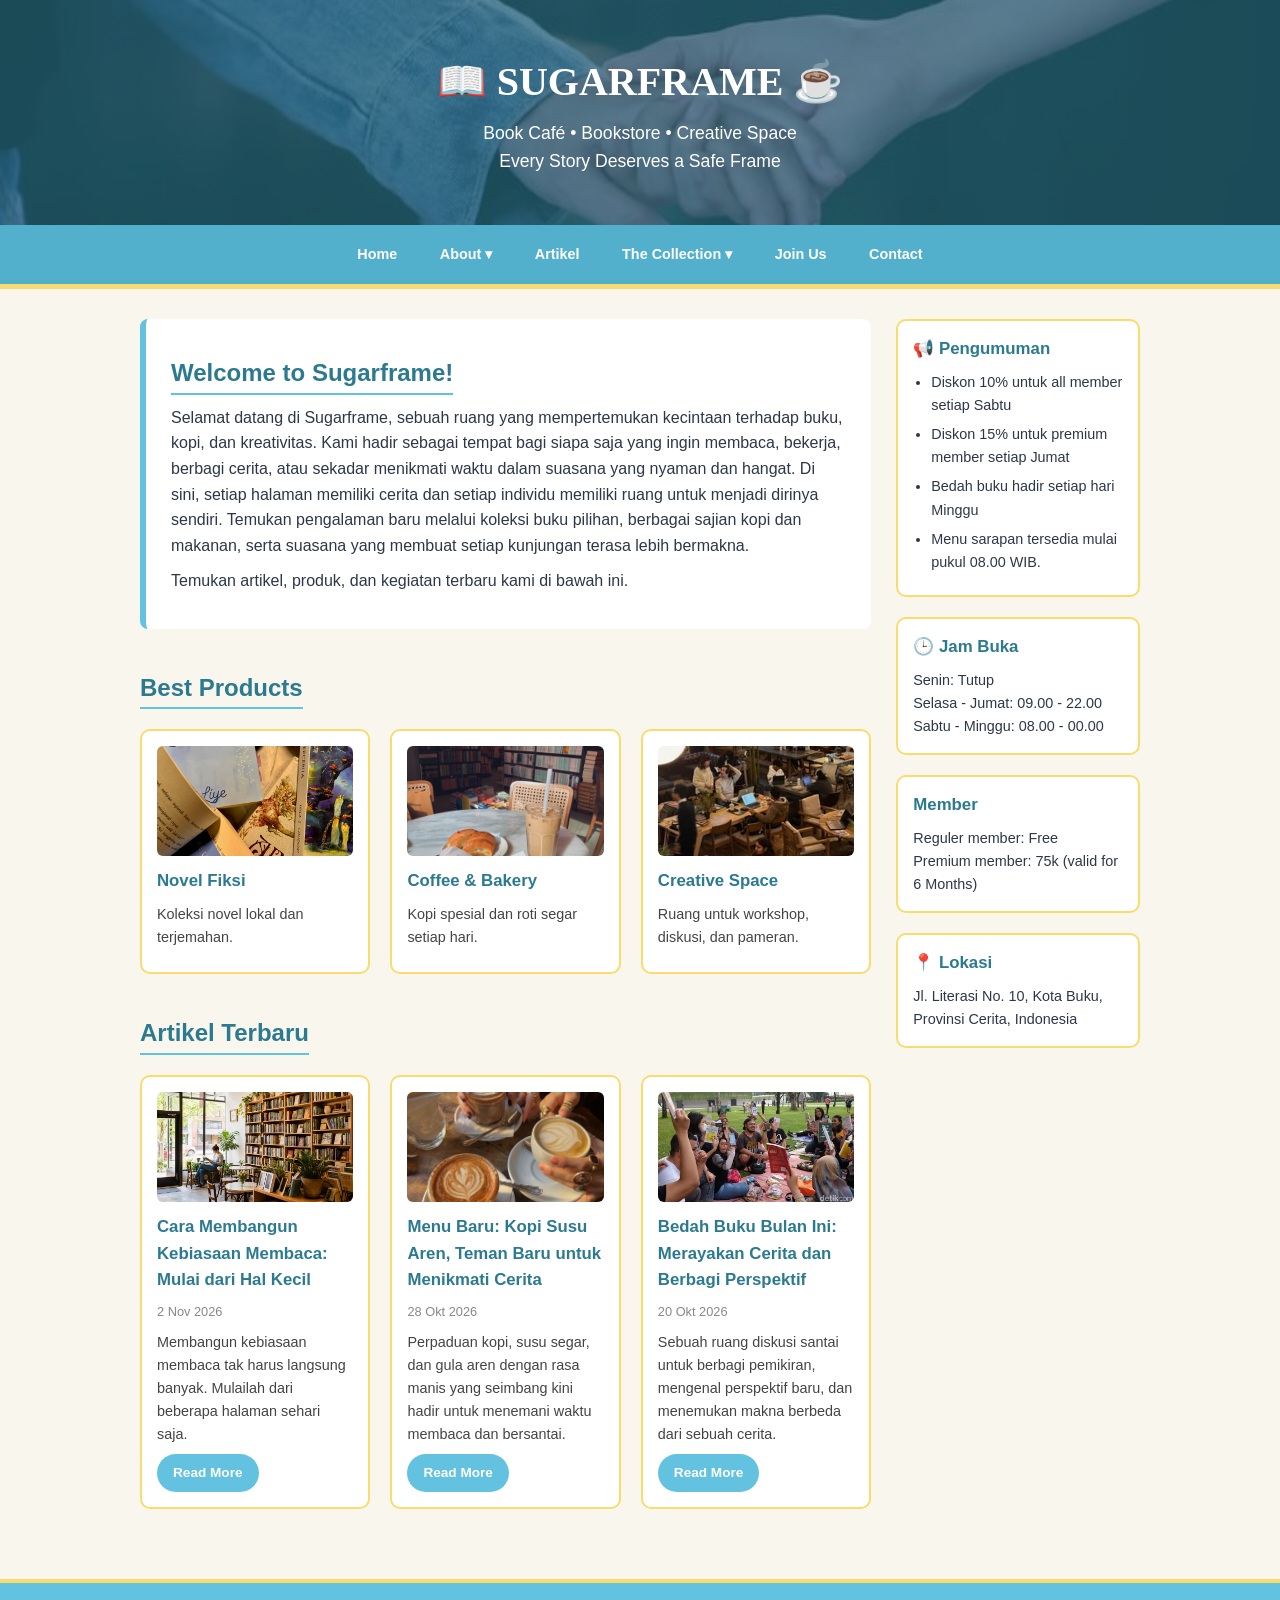
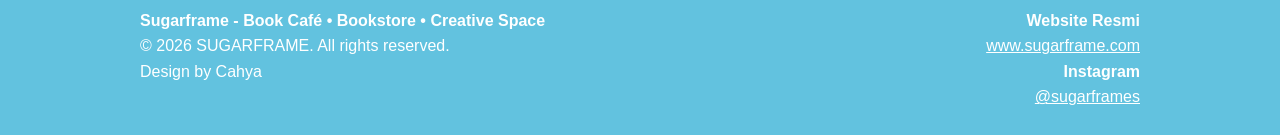
<file: index.html>
<!DOCTYPE html>
<html lang="en">
<head>
    <meta charset="UTF-8">
    <meta name="viewport" content="width=device-width, initial-scale=1.0">
    <title>Home - Sugarframe</title>
    <link rel="stylesheet" href="utsstyle.css">
    <link rel="icon" href="images/pluto.rb.png">

</head>
<body>
    <header>
        <div class="header-image">
            <h1 style="font-family:serif;">📖 SUGARFRAME ☕</h1>
            <p>Book Café • Bookstore • Creative Space  <br> Every Story Deserves a Safe Frame</p>
        </div>
        <nav class="nav-menu"> 
            <a href="index.html">Home</a>
            <div class="dropdown"> 
                <a href="about.html">About ▾</a>
                <div class="dropdown-content">
                    <a href="about.html#profil">About Sugarframe</a>
                    <a href="about.html#sejarah">Our Beginning</a>
                    <a href="about.html#tujuan">Vision & Mission</a>
                </div>
            </div>

            <a href="artikel.html">Artikel</a>

            <div class="dropdown"> 
                <a href="produk.html">The Collection ▾</a>
                <div class="dropdown-content">
                    <a href="produk.html#buku">The Bookshelf</a>
                    <a href="produk.html#cafe">The Brew & Bakery</a>
                    <a href="produk.html#merchandise">Merchandise</a>
                </div>
            </div>

            <a href="registrasi.html">Join Us</a>

            <a href="kontak.html">Contact</a>
        </nav>
    </header>

    <div class="container">
        <div class="layout">
            <main class="main-body"> 
                <div class="intro-box">
                    <h2 class="section-title">Welcome to Sugarframe!</h2>
                    <p>Selamat datang di Sugarframe, sebuah ruang yang mempertemukan kecintaan terhadap buku, kopi, dan kreativitas. 
                        Kami hadir sebagai tempat bagi siapa saja yang ingin membaca, bekerja, berbagi cerita, atau sekadar menikmati 
                        waktu dalam suasana yang nyaman dan hangat. Di sini, setiap halaman memiliki cerita dan setiap individu memiliki 
                        ruang untuk menjadi dirinya sendiri. Temukan pengalaman baru melalui koleksi buku pilihan, berbagai sajian kopi 
                        dan makanan, serta suasana yang membuat setiap kunjungan terasa lebih bermakna.</p>
                    <p>Temukan artikel, produk, dan kegiatan terbaru kami di bawah ini.</p>
                </div>
                
                <h2 class="section-title">Best Products</h2>
                <div class="grid">
                    <div class="card">
                        <div class="poster-wrapper"> 
                            <img src="images/book.f1.jpg">
                        </div>
                        <h3>Novel Fiksi</h3>
                        <p class="synopsis">Koleksi novel lokal dan terjemahan.</p>
                    </div>
                    <div class="card">
                        <div class="poster-wrapper">
                            <img src="images/book.f2.jpg">
                        </div>
                        <h3>Coffee & Bakery</h3>
                        <p class="synopsis">Kopi spesial dan roti segar setiap hari.</p>
                    </div>
                    <div class="card">
                        <div class="poster-wrapper">
                            <img src="images/book.f3.jpg">
                        </div>
                        <h3>Creative Space</h3>
                        <p class="synopsis">Ruang untuk workshop, diskusi, dan pameran.</p>
                    </div>
                </div>

                <h2 class="section-title">Artikel Terbaru</h2>
                <div class="grid">
                <div class="card"> 
                    <div class="poster-wrapper">
                        <img src="images/book1.jpg">
                    </div>
                    <h3><a href="artikel-1.html">Cara Membangun Kebiasaan Membaca: Mulai dari Hal Kecil</a></h3>
                    <p class="meta">2 Nov 2026</p>
                    <p class="synopsis">Membangun kebiasaan membaca tak harus langsung banyak. Mulailah dari beberapa halaman sehari saja.</p>
                    <a class="btn" href="artikel-1.html">Read More</a>
                </div>
                <div class="card"> 
                    <div class="poster-wrapper">
                        <img src="images/book2.jpg">
                    </div>
                    <h3><a href="artikel-2.html">Menu Baru: Kopi Susu Aren, Teman Baru untuk Menikmati Cerita</a></h3>
                    <p class="meta">28 Okt 2026</p>
                    <p class="synopsis">Perpaduan kopi, susu segar, dan gula aren dengan rasa manis yang seimbang kini hadir untuk menemani waktu membaca dan bersantai.</p>
                    <a class="btn" href="artikel-2.html">Read More</a>
                </div>
                <div class="card">
                    <div class="poster-wrapper">
                        <img src="images/book3.jpg">
                    </div>
                    <h3><a href="artikel-3.html">Bedah Buku Bulan Ini: Merayakan Cerita dan Berbagi Perspektif</a></h3>
                    <p class="meta">20 Okt 2026</p>
                    <p class="synopsis">Sebuah ruang diskusi santai untuk berbagi pemikiran, mengenal perspektif baru, dan menemukan makna berbeda dari sebuah cerita.</p>
                    <a class="btn" href="artikel-3.html">Read More</a>
                </div>
                </div>  
            </main>


            <aside class="sidebar"> 
            <div class="side-box">
                <h3>📢 Pengumuman</h3>
                <ul>
                    <li>Diskon 10% untuk all member setiap Sabtu</li>
                    <li>Diskon 15% untuk premium member setiap Jumat</li>
                    <li>Bedah buku hadir setiap hari Minggu</li>
                    <li>Menu sarapan tersedia mulai pukul 08.00 WIB.</li>
                </ul>
            </div>
            <div class="side-box">
                <h3>🕒 Jam Buka</h3>
                <p>Senin: Tutup <br> Selasa - Jumat: 09.00 - 22.00<br>Sabtu - Minggu: 08.00 - 00.00</p>
            </div>
            <div class="side-box">
                <h3>Member </h3>
                <p>Reguler member: Free <br> Premium member: 75k (valid for 6 Months) </p>
            </div>
            <div class="side-box">
                <h3>📍 Lokasi</h3>
                <p>Jl. Literasi No. 10, Kota Buku, Provinsi Cerita, Indonesia</p>
            </aside>
        </div>
    </div>

    <footer>
        <div class="footer-container">
            <div class="footer-left">
                <h4>Sugarframe - Book Café • Bookstore • Creative Space</h4>
                <p>© 2026 SUGARFRAME. All rights reserved.<br>Design by Cahya</p>
            </div>
            <div class="footer-right">
                <h4>Website Resmi</h4>
                <p><a href="https://www.sugarframe.com">www.sugarframe.com</a></p>
                <h4>Instagram</h4>
                <p><a href="https://www.instagram.com/sugarframes">@sugarframes</a></p>
            </div>
        </div>
    </footer>

    <script src="utsscript.js"></script>
</body>
</html>
</file>
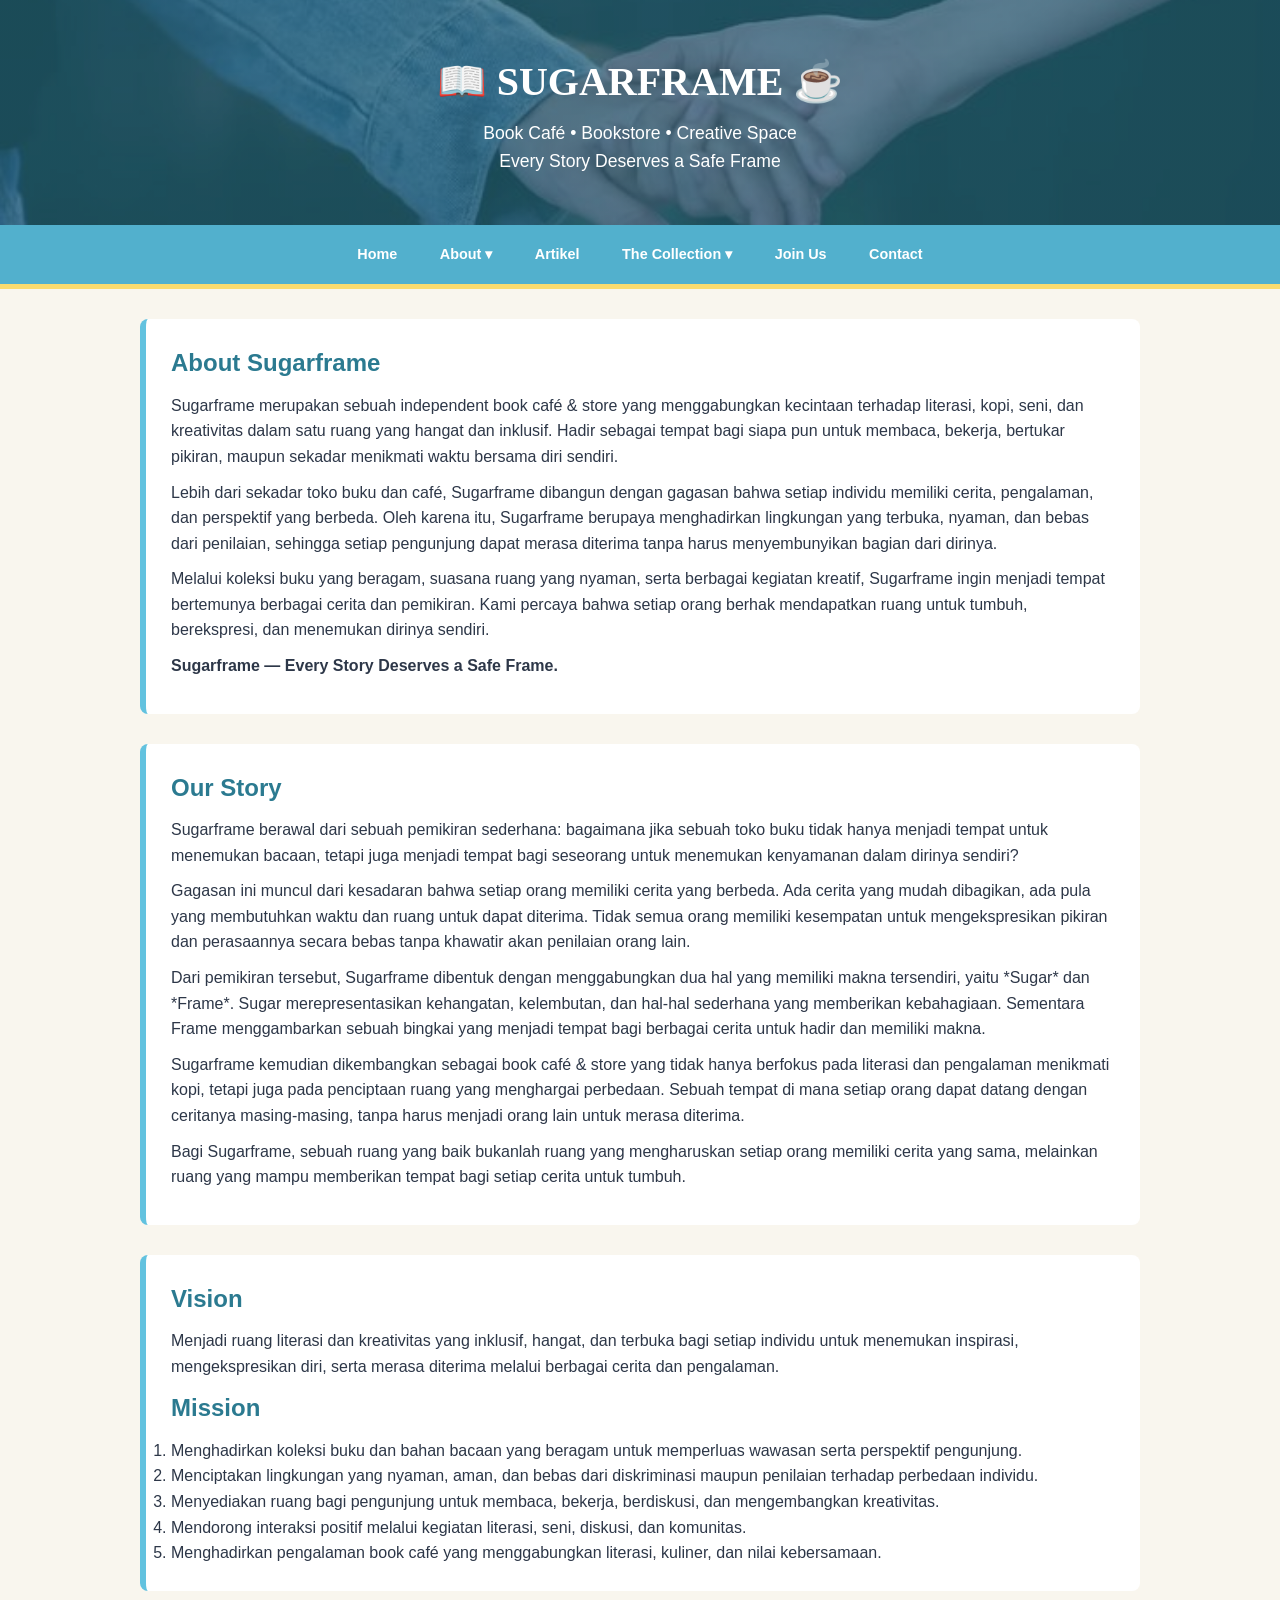
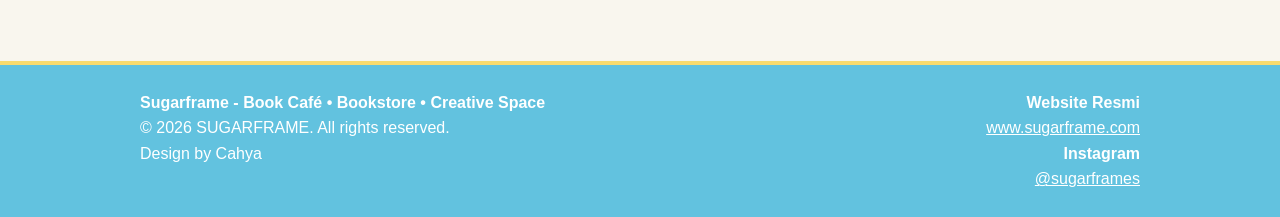
<file: about.html>
<!DOCTYPE html>
<html lang="en">
<head>
    <meta charset="UTF-8">
    <meta name="viewport" content="width=device-width, initial-scale=1.0">
    <title>About - Sugarframe</title>
    <link rel="stylesheet" href="utsstyle.css">
    <link rel="icon" href="images/pluto.rb.png">

</head>
<body>
    <header>
        <div class="header-image">
            <h1 style="font-family:serif;">📖 SUGARFRAME ☕</h1>
            <p>Book Café • Bookstore • Creative Space  <br> Every Story Deserves a Safe Frame</p>
        </div>
        <nav class="nav-menu"> 
            <a href="index.html">Home</a>
            <div class="dropdown"> 
                <a href="about.html">About ▾</a>
                <div class="dropdown-content">
                    <a href="about.html#profil">About Sugarframe</a>
                    <a href="about.html#sejarah">Our Beginning</a>
                    <a href="about.html#tujuan">Vision & Mission</a>
                </div>
            </div>

            <a href="artikel.html">Artikel</a>

            <div class="dropdown"> 
                <a href="produk.html">The Collection ▾</a>
                <div class="dropdown-content">
                    <a href="produk.html#buku">The Bookshelf</a>
                    <a href="produk.html#cafe">The Brew & Bakery</a>
                    <a href="produk.html#merchandise">Merchandise</a>
                </div>
            </div>

            <a href="registrasi.html">Join Us</a>

            <a href="kontak.html">Contact</a>
        </nav>
    </header>

    <div class="container">
        <div class="layout">
            <main class="main-body"> 
                <div class="intro-box" id="profil">
                    <h2>About Sugarframe</h2>
                    <p>Sugarframe merupakan sebuah independent book café & store yang menggabungkan kecintaan terhadap literasi, kopi, seni, dan 
                        kreativitas dalam satu ruang yang hangat dan inklusif. Hadir sebagai tempat bagi siapa pun untuk membaca, bekerja, bertukar pikiran, 
                        maupun sekadar menikmati waktu bersama diri sendiri.</p>
                    <p>Lebih dari sekadar toko buku dan café, Sugarframe dibangun dengan gagasan bahwa setiap individu memiliki cerita, pengalaman, 
                        dan perspektif yang berbeda. Oleh karena itu, Sugarframe berupaya menghadirkan lingkungan yang terbuka, nyaman, dan bebas dari penilaian, 
                        sehingga setiap pengunjung dapat merasa diterima tanpa harus menyembunyikan bagian dari dirinya.</p>
                    <p>Melalui koleksi buku yang beragam, suasana ruang yang nyaman, serta berbagai kegiatan kreatif, Sugarframe ingin menjadi tempat bertemunya 
                        berbagai cerita dan pemikiran. Kami percaya bahwa setiap orang berhak mendapatkan ruang untuk tumbuh, berekspresi, dan menemukan dirinya sendiri.</p>
                    <p><b>Sugarframe — Every Story Deserves a Safe Frame.</b></p>
                </div>
                <div class="intro-box" id="sejarah">
                    <h2>Our Story</h2>
                    <p>Sugarframe berawal dari sebuah pemikiran sederhana: bagaimana jika sebuah toko buku tidak hanya menjadi tempat untuk menemukan bacaan, tetapi juga menjadi 
                        tempat bagi seseorang untuk menemukan kenyamanan dalam dirinya sendiri?</p>
                    <p>Gagasan ini muncul dari kesadaran bahwa setiap orang memiliki cerita yang berbeda. Ada cerita yang mudah dibagikan, ada pula yang membutuhkan waktu dan ruang 
                        untuk dapat diterima. Tidak semua orang memiliki kesempatan untuk mengekspresikan pikiran dan perasaannya secara bebas tanpa khawatir akan penilaian orang lain.</p>
                    <p> Dari pemikiran tersebut, Sugarframe dibentuk dengan menggabungkan dua hal yang memiliki makna tersendiri, yaitu *Sugar* dan *Frame*. Sugar merepresentasikan
                        kehangatan, kelembutan, dan hal-hal sederhana yang memberikan kebahagiaan. Sementara Frame menggambarkan sebuah bingkai yang menjadi tempat bagi berbagai cerita 
                        untuk hadir dan memiliki makna.</p>
                    <p> Sugarframe kemudian dikembangkan sebagai book café & store yang tidak hanya berfokus pada literasi dan pengalaman menikmati kopi, tetapi juga pada penciptaan ruang 
                        yang menghargai perbedaan. Sebuah tempat di mana setiap orang dapat datang dengan ceritanya masing-masing, tanpa harus menjadi orang lain untuk merasa diterima.</p>
                    <p>Bagi Sugarframe, sebuah ruang yang baik bukanlah ruang yang mengharuskan setiap orang memiliki cerita yang sama, melainkan ruang yang mampu memberikan tempat bagi setiap cerita untuk tumbuh.</p>
                </div>
                <div class="intro-box" id="tujuan">
                    <h2>Vision</h2>
                    <p>Menjadi ruang literasi dan kreativitas yang inklusif, hangat, dan terbuka bagi setiap individu untuk menemukan inspirasi, mengekspresikan diri, serta merasa diterima melalui berbagai cerita dan pengalaman.</p>
                    <h2>Mission</h2>
                    <ol>
                        <li>Menghadirkan koleksi buku dan bahan bacaan yang beragam untuk memperluas wawasan serta perspektif pengunjung.
                        <li>Menciptakan lingkungan yang nyaman, aman, dan bebas dari diskriminasi maupun penilaian terhadap perbedaan individu.
                        <li>Menyediakan ruang bagi pengunjung untuk membaca, bekerja, berdiskusi, dan mengembangkan kreativitas.
                        <li>Mendorong interaksi positif melalui kegiatan literasi, seni, diskusi, dan komunitas.
                        <li>Menghadirkan pengalaman book café yang menggabungkan literasi, kuliner, dan nilai kebersamaan.</li>
                    </ol>
                </div>
            </main>
        </div>
    </div>


    <footer>
        <div class="footer-container">
            <div class="footer-left">
                <h4>Sugarframe - Book Café • Bookstore • Creative Space</h4>
                <p>© 2026 SUGARFRAME. All rights reserved.<br>Design by Cahya</p>
            </div>
            <div class="footer-right">
                <h4>Website Resmi</h4>
                <p><a href="https://www.sugarframe.com">www.sugarframe.com</a></p>
                <h4>Instagram</h4>
                <p><a href="https://www.instagram.com/sugarframes">@sugarframes</a></p>
            </div>
        </div>
    </footer>
    <script src="utsscript.js"></script>
</body>
</html>
</file>
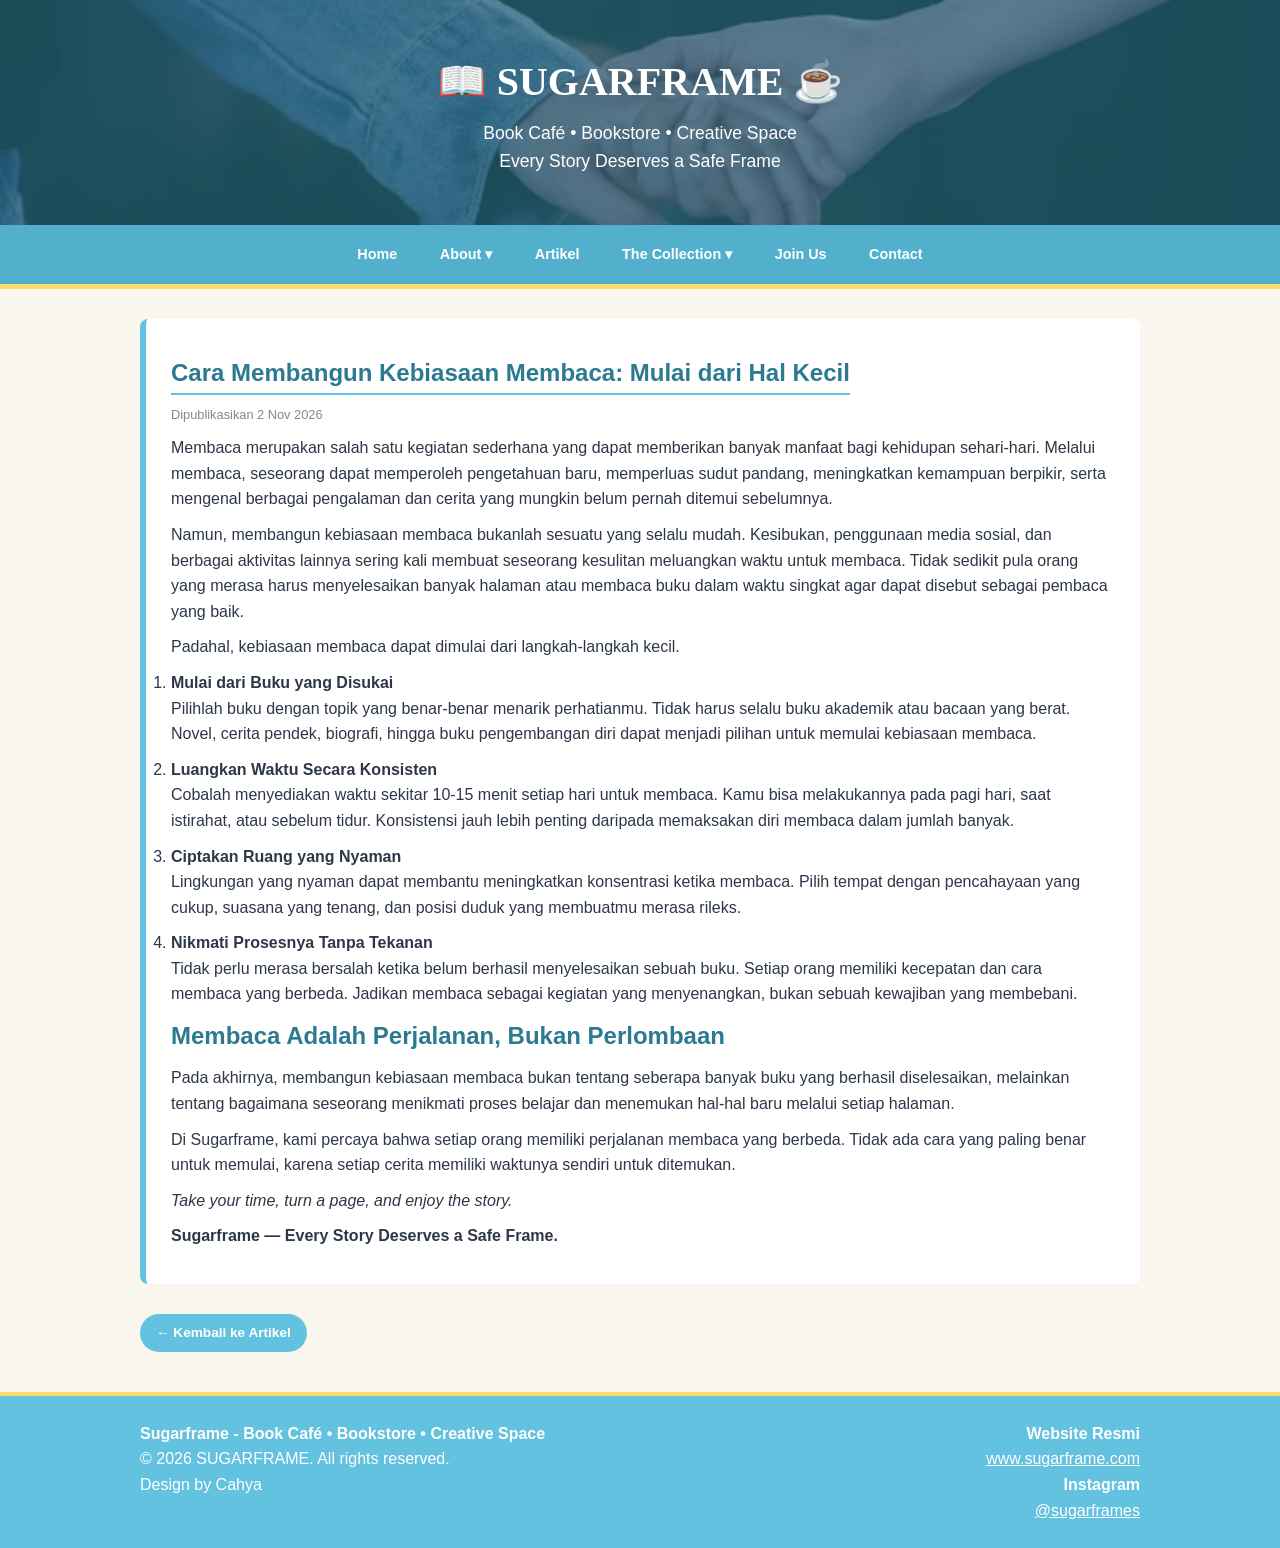
<file: artikel-1.html>
<!DOCTYPE html>
<html lang="en">
<head>
    <meta charset="UTF-8">
    <meta name="viewport" content="width=device-width, initial-scale=1.0">
    <title>Artikel - Sugarframe</title>
    <link rel="stylesheet" href="utsstyle.css">
    <link rel="icon" href="images/pluto.rb.png">

</head>
<body>
    <header>
        <div class="header-image">
            <h1 style="font-family:serif;">📖 SUGARFRAME ☕</h1>
            <p>Book Café • Bookstore • Creative Space  <br> Every Story Deserves a Safe Frame</p>
        </div>
        <nav class="nav-menu"> 
            <a href="index.html">Home</a>
            <div class="dropdown"> 
                <a href="about.html">About ▾</a>
                <div class="dropdown-content">
                    <a href="about.html#profil">About Sugarframe</a>
                    <a href="about.html#sejarah">Our Beginning</a>
                    <a href="about.html#tujuan">Vision & Mission</a>
                </div>
            </div>

            <a href="artikel.html">Artikel</a>

            <div class="dropdown"> 
                <a href="produk.html">The Collection ▾</a>
                <div class="dropdown-content">
                    <a href="produk.html#buku">The Bookshelf</a>
                    <a href="produk.html#cafe">The Brew & Bakery</a>
                    <a href="produk.html#merchandise">Merchandise</a>
                </div>
            </div>

            <a href="registrasi.html">Join Us</a>

            <a href="kontak.html">Contact</a>
        </nav>
    </header>

    <div class="container">
        <div class="layout">
            <main class="main-body">
                <div class="intro-box">
                <h2 class="section-title">Cara Membangun Kebiasaan Membaca: Mulai dari Hal Kecil</h2>
                <p class="meta">Dipublikasikan 2 Nov 2026</p>
                <p>Membaca merupakan salah satu kegiatan sederhana yang dapat memberikan banyak manfaat bagi kehidupan sehari-hari. Melalui membaca, seseorang dapat memperoleh pengetahuan baru, 
                    memperluas sudut pandang, meningkatkan kemampuan berpikir, serta mengenal berbagai pengalaman dan cerita yang mungkin belum pernah ditemui sebelumnya.</p>
                <p>Namun, membangun kebiasaan membaca bukanlah sesuatu yang selalu mudah. Kesibukan, penggunaan media sosial, dan berbagai aktivitas lainnya sering kali membuat seseorang kesulitan meluangkan waktu untuk membaca. 
                    Tidak sedikit pula orang yang merasa harus menyelesaikan banyak halaman atau membaca buku dalam waktu singkat agar dapat disebut sebagai pembaca yang baik.</p>
                <p>Padahal, kebiasaan membaca dapat dimulai dari langkah-langkah kecil.</p>
                    <ol>
                        <li><strong>Mulai dari Buku yang Disukai</strong>
                            <p>Pilihlah buku dengan topik yang benar-benar menarik perhatianmu. Tidak harus selalu buku akademik atau bacaan yang berat. Novel, cerita pendek, biografi, hingga buku pengembangan diri dapat menjadi pilihan untuk memulai kebiasaan membaca.</p>
                        </li>
                        <li><strong>Luangkan Waktu Secara Konsisten</strong>
                            <p>Cobalah menyediakan waktu sekitar 10-15 menit setiap hari untuk membaca. Kamu bisa melakukannya pada pagi hari, saat istirahat, atau sebelum tidur. Konsistensi jauh lebih penting daripada memaksakan diri membaca dalam jumlah banyak.</p>
                        </li>
                        <li><strong>Ciptakan Ruang yang Nyaman</strong>
                            <p>Lingkungan yang nyaman dapat membantu meningkatkan konsentrasi ketika membaca. Pilih tempat dengan pencahayaan yang cukup, suasana yang tenang, dan posisi duduk yang membuatmu merasa rileks.</p>
                        </li>
                        <li><strong>Nikmati Prosesnya Tanpa Tekanan</strong>
                            <p>Tidak perlu merasa bersalah ketika belum berhasil menyelesaikan sebuah buku. Setiap orang memiliki kecepatan dan cara membaca yang berbeda. Jadikan membaca sebagai kegiatan yang menyenangkan, bukan sebuah kewajiban yang membebani.</p>
                        </li>
                    </ol>
                <h2>Membaca Adalah Perjalanan, Bukan Perlombaan</h2>
                <p>Pada akhirnya, membangun kebiasaan membaca bukan tentang seberapa banyak buku yang berhasil diselesaikan, melainkan tentang bagaimana seseorang menikmati proses belajar dan menemukan hal-hal baru melalui setiap halaman.</p>
                <p>Di Sugarframe, kami percaya bahwa setiap orang memiliki perjalanan membaca yang berbeda. Tidak ada cara yang paling benar untuk memulai, karena setiap cerita memiliki waktunya sendiri untuk ditemukan.</p>
                <p><em>Take your time, turn a page, and enjoy the story.</em></p>
                <p><strong>Sugarframe — Every Story Deserves a Safe Frame.</strong></p>
                </div>
                <p><a class="btn" href="artikel.html">← Kembali ke Artikel</a></p>
                </article>
            </main>
        </div>
    </div>


    <footer>
        <div class="footer-container">
            <div class="footer-left">
                <h4>Sugarframe - Book Café • Bookstore • Creative Space</h4>
                <p>© 2026 SUGARFRAME. All rights reserved.<br>Design by Cahya</p>
            </div>
            <div class="footer-right">
                <h4>Website Resmi</h4>
                <p><a href="https://www.sugarframe.com">www.sugarframe.com</a></p>
                <h4>Instagram</h4>
                <p><a href="https://www.instagram.com/sugarframes">@sugarframes</a></p>
            </div>
        </div>
    </footer>
    <script src="utsscript.js"></script>
</body>
</html>
</file>
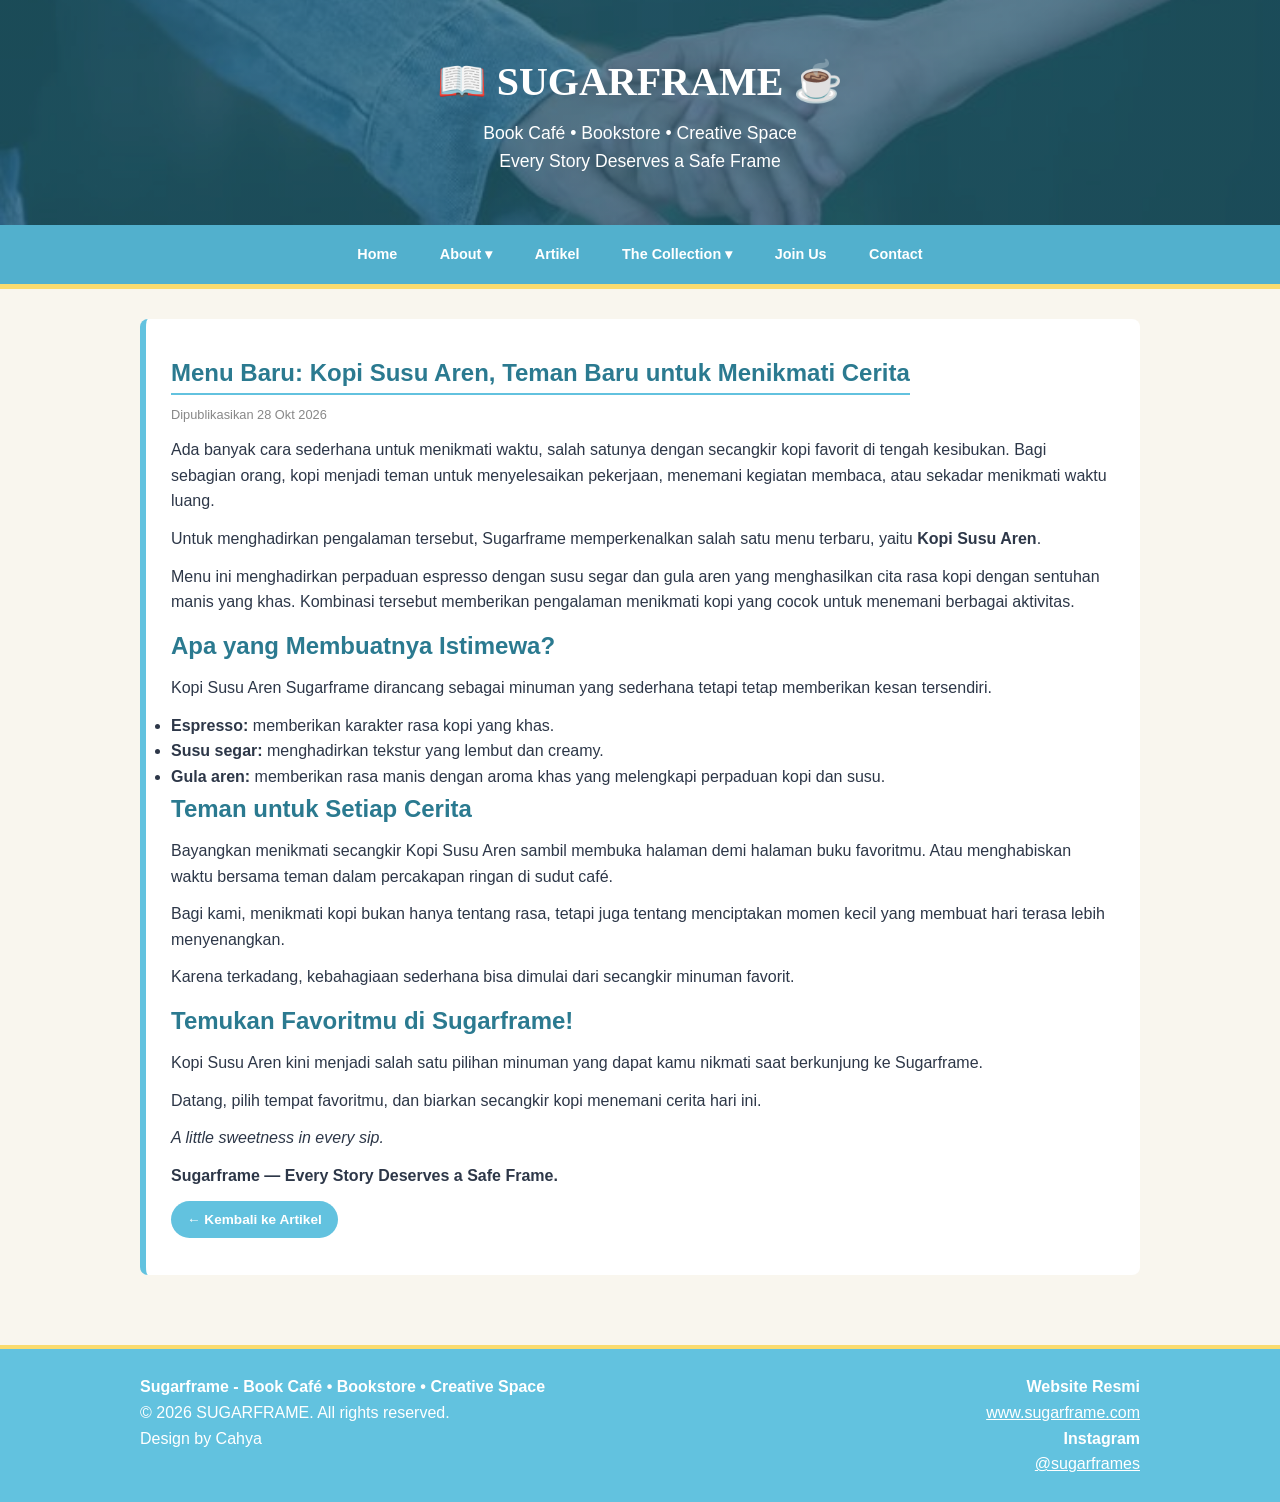
<file: artikel-2.html>
<!DOCTYPE html>
<html lang="en">
<head>
    <meta charset="UTF-8">
    <meta name="viewport" content="width=device-width, initial-scale=1.0">
    <title>Artikel - Sugarframe</title>
    <link rel="stylesheet" href="utsstyle.css">
    <link rel="icon" href="images/pluto.rb.png">

</head>
<body>
    <header>
        <div class="header-image">
            <h1 style="font-family:serif;">📖 SUGARFRAME ☕</h1>
            <p>Book Café • Bookstore • Creative Space  <br> Every Story Deserves a Safe Frame</p>
        </div>
        <nav class="nav-menu"> 
            <a href="index.html">Home</a>
            <div class="dropdown"> 
                <a href="about.html">About ▾</a>
                <div class="dropdown-content">
                    <a href="about.html#profil">About Sugarframe</a>
                    <a href="about.html#sejarah">Our Beginning</a>
                    <a href="about.html#tujuan">Vision & Mission</a>
                </div>
            </div>

            <a href="artikel.html">Artikel</a>

            <div class="dropdown"> 
                <a href="produk.html">The Collection ▾</a>
                <div class="dropdown-content">
                    <a href="produk.html#buku">The Bookshelf</a>
                    <a href="produk.html#cafe">The Brew & Bakery</a>
                    <a href="produk.html#merchandise">Merchandise</a>
                </div>
            </div>

            <a href="registrasi.html">Join Us</a>

            <a href="kontak.html">Contact</a>
        </nav>
    </header>

    <div class="container">
        <div class="layout">
            <main class="main-body">
                <div class="intro-box">
                <article class="post">
                <h2 class="section-title">Menu Baru: Kopi Susu Aren, Teman Baru untuk Menikmati Cerita</h2>
                <p class="meta">Dipublikasikan 28 Okt 2026</p>
                <p>Ada banyak cara sederhana untuk menikmati waktu, salah satunya dengan secangkir kopi favorit di tengah kesibukan. 
                    Bagi sebagian orang, kopi menjadi teman untuk menyelesaikan pekerjaan, menemani kegiatan membaca, atau sekadar menikmati waktu luang.</p>
                <p>Untuk menghadirkan pengalaman tersebut, Sugarframe memperkenalkan salah satu menu terbaru, yaitu <strong>Kopi Susu Aren</strong>.</p>
                <p>Menu ini menghadirkan perpaduan espresso dengan susu segar dan gula aren yang menghasilkan cita rasa kopi dengan sentuhan manis yang khas. 
                    Kombinasi tersebut memberikan pengalaman menikmati kopi yang cocok untuk menemani berbagai aktivitas.</p>
            
                <h2>Apa yang Membuatnya Istimewa?</h2>
                <p>Kopi Susu Aren Sugarframe dirancang sebagai minuman yang sederhana tetapi tetap memberikan kesan tersendiri.</p>
                <ul class="feature-list">
                    <li><strong>Espresso:</strong> memberikan karakter rasa kopi yang khas.</li>
                    <li><strong>Susu segar:</strong> menghadirkan tekstur yang lembut dan creamy.</li>
                    <li><strong>Gula aren:</strong> memberikan rasa manis dengan aroma khas yang melengkapi perpaduan kopi dan susu.</li>
                </ul>

                <h2>Teman untuk Setiap Cerita</h2>
                <p>Bayangkan menikmati secangkir Kopi Susu Aren sambil membuka halaman demi halaman buku favoritmu. Atau menghabiskan waktu bersama teman dalam percakapan ringan di sudut café.</p>
                <p>Bagi kami, menikmati kopi bukan hanya tentang rasa, tetapi juga tentang menciptakan momen kecil yang membuat hari terasa lebih menyenangkan.</p>
                <p>Karena terkadang, kebahagiaan sederhana bisa dimulai dari secangkir minuman favorit.</p>
                
                <h2>Temukan Favoritmu di Sugarframe!</h2>
                <p>Kopi Susu Aren kini menjadi salah satu pilihan minuman yang dapat kamu nikmati saat berkunjung ke Sugarframe.</p>
                <p>Datang, pilih tempat favoritmu, dan biarkan secangkir kopi menemani cerita hari ini.</p>
                <p><em>A little sweetness in every sip.</em></p>
                <p><strong>Sugarframe — Every Story Deserves a Safe Frame.</strong></p>
                <p><a class="btn" href="artikel.html">← Kembali ke Artikel</a></p>
                </article>
                </div>
            </main>
        </div>
    </div>


    <footer>
        <div class="footer-container">
            <div class="footer-left">
                <h4>Sugarframe - Book Café • Bookstore • Creative Space</h4>
                <p>© 2026 SUGARFRAME. All rights reserved.<br>Design by Cahya</p>
            </div>
            <div class="footer-right">
                <h4>Website Resmi</h4>
                <p><a href="https://www.sugarframe.com">www.sugarframe.com</a></p>
                <h4>Instagram</h4>
                <p><a href="https://www.instagram.com/sugarframes">@sugarframes</a></p>
            </div>
        </div>
    </footer>
    <script src="utsscript.js"></script>
</body>
</html>
</file>
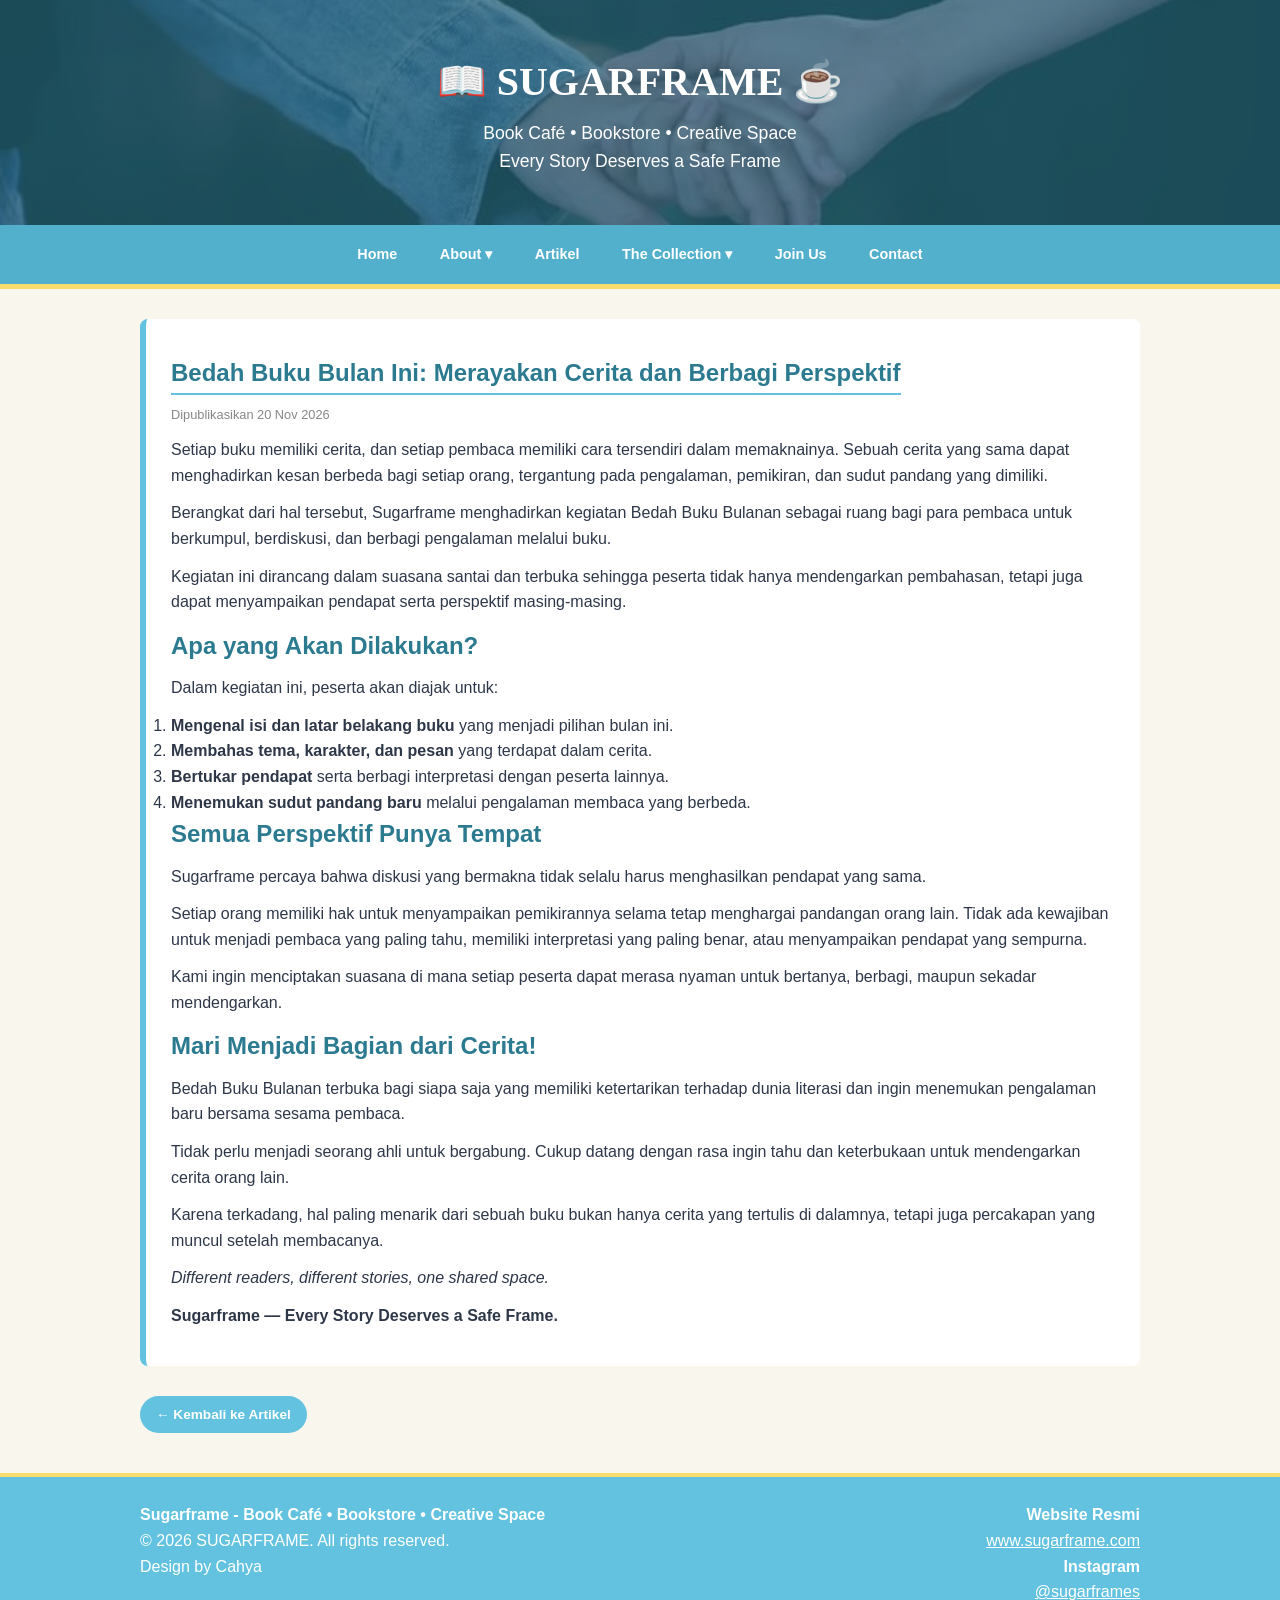
<file: artikel-3.html>
<!DOCTYPE html>
<html lang="en">
<head>
    <meta charset="UTF-8">
    <meta name="viewport" content="width=device-width, initial-scale=1.0">
    <title>Artikel - Sugarframe</title>
    <link rel="stylesheet" href="utsstyle.css">
    <link rel="icon" href="images/pluto.rb.png">

</head>
<body>
    <header>
        <div class="header-image">
            <h1 style="font-family:serif;">📖 SUGARFRAME ☕</h1>
            <p>Book Café • Bookstore • Creative Space  <br> Every Story Deserves a Safe Frame</p>
        </div>
        <nav class="nav-menu"> 
            <a href="index.html">Home</a>
            <div class="dropdown"> 
                <a href="about.html">About ▾</a>
                <div class="dropdown-content">
                    <a href="about.html#profil">About Sugarframe</a>
                    <a href="about.html#sejarah">Our Beginning</a>
                    <a href="about.html#tujuan">Vision & Mission</a>
                </div>
            </div>

            <a href="artikel.html">Artikel</a>

            <div class="dropdown"> 
                <a href="produk.html">The Collection ▾</a>
                <div class="dropdown-content">
                    <a href="produk.html#buku">The Bookshelf</a>
                    <a href="produk.html#cafe">The Brew & Bakery</a>
                    <a href="produk.html#merchandise">Merchandise</a>
                </div>
            </div>

            <a href="registrasi.html">Join Us</a>

            <a href="kontak.html">Contact</a>
        </nav>
    </header>

    <div class="container">
        <div class="layout">
            <main class="main-body">
                <div class="intro-box">
                <article class="post">
                <h2 class="section-title">Bedah Buku Bulan Ini: Merayakan Cerita dan Berbagi Perspektif</h2>
                <p class="meta">Dipublikasikan 20 Nov 2026</p>
                <p>Setiap buku memiliki cerita, dan setiap pembaca memiliki cara tersendiri dalam memaknainya. Sebuah cerita yang sama dapat menghadirkan kesan berbeda bagi setiap orang, tergantung pada pengalaman, pemikiran, dan sudut pandang yang dimiliki.</p>
                <p>Berangkat dari hal tersebut, Sugarframe menghadirkan kegiatan Bedah Buku Bulanan sebagai ruang bagi para pembaca untuk berkumpul, berdiskusi, dan berbagi pengalaman melalui buku.</p>     
                <p>Kegiatan ini dirancang dalam suasana santai dan terbuka sehingga peserta tidak hanya mendengarkan pembahasan, tetapi juga dapat menyampaikan pendapat serta perspektif masing-masing.</p>
                
                <h2>Apa yang Akan Dilakukan?</h2>
                <p>Dalam kegiatan ini, peserta akan diajak untuk:</p> 
                    <ol>
                        <li> <strong>Mengenal isi dan latar belakang buku</strong> yang menjadi pilihan bulan ini.</li>
                        <li> <strong>Membahas tema, karakter, dan pesan</strong> yang terdapat dalam cerita.</li>
                        <li> <strong>Bertukar pendapat</strong> serta berbagi interpretasi dengan peserta lainnya.</li>
                        <li> <strong>Menemukan sudut pandang baru</strong> melalui pengalaman membaca yang berbeda.</li>
                    </ol>
                <h2>Semua Perspektif Punya Tempat</h2>
                <p>Sugarframe percaya bahwa diskusi yang bermakna tidak selalu harus menghasilkan pendapat yang sama.</p>      
                <p>Setiap orang memiliki hak untuk menyampaikan pemikirannya selama tetap menghargai pandangan orang lain. Tidak ada kewajiban untuk menjadi pembaca yang paling tahu, memiliki interpretasi yang paling benar, atau menyampaikan pendapat yang sempurna.</p>       
                <p>Kami ingin menciptakan suasana di mana setiap peserta dapat merasa nyaman untuk bertanya, berbagi, maupun sekadar mendengarkan.</p>
                
                <h2>Mari Menjadi Bagian dari Cerita!</h2>
                <p>Bedah Buku Bulanan terbuka bagi siapa saja yang memiliki ketertarikan terhadap dunia literasi dan ingin menemukan pengalaman baru bersama sesama pembaca.</p>    
                <p>Tidak perlu menjadi seorang ahli untuk bergabung. Cukup datang dengan rasa ingin tahu dan keterbukaan untuk mendengarkan cerita orang lain.</p>    
                <p>Karena terkadang, hal paling menarik dari sebuah buku bukan hanya cerita yang tertulis di dalamnya, tetapi juga percakapan yang muncul setelah membacanya.</p>   
                <p><em>Different readers, different stories, one shared space.</em></p>   
                <p><strong>Sugarframe — Every Story Deserves a Safe Frame.</strong></p>
                </div>
                <p><a class="btn" href="artikel.html">← Kembali ke Artikel</a></p>
                </article>
            </main>
        </div>
    </div>

    <footer>
        <div class="footer-container">
            <div class="footer-left">
                <h4>Sugarframe - Book Café • Bookstore • Creative Space</h4>
                <p>© 2026 SUGARFRAME. All rights reserved.<br>Design by Cahya</p>
            </div>
            <div class="footer-right">
                <h4>Website Resmi</h4>
                <p><a href="https://www.sugarframe.com">www.sugarframe.com</a></p>
                <h4>Instagram</h4>
                <p><a href="https://www.instagram.com/sugarframes">@sugarframes</a></p>
            </div>
        </div>
    </footer>
    <script src="utsscript.js"></script>
</body>
</html>
</file>
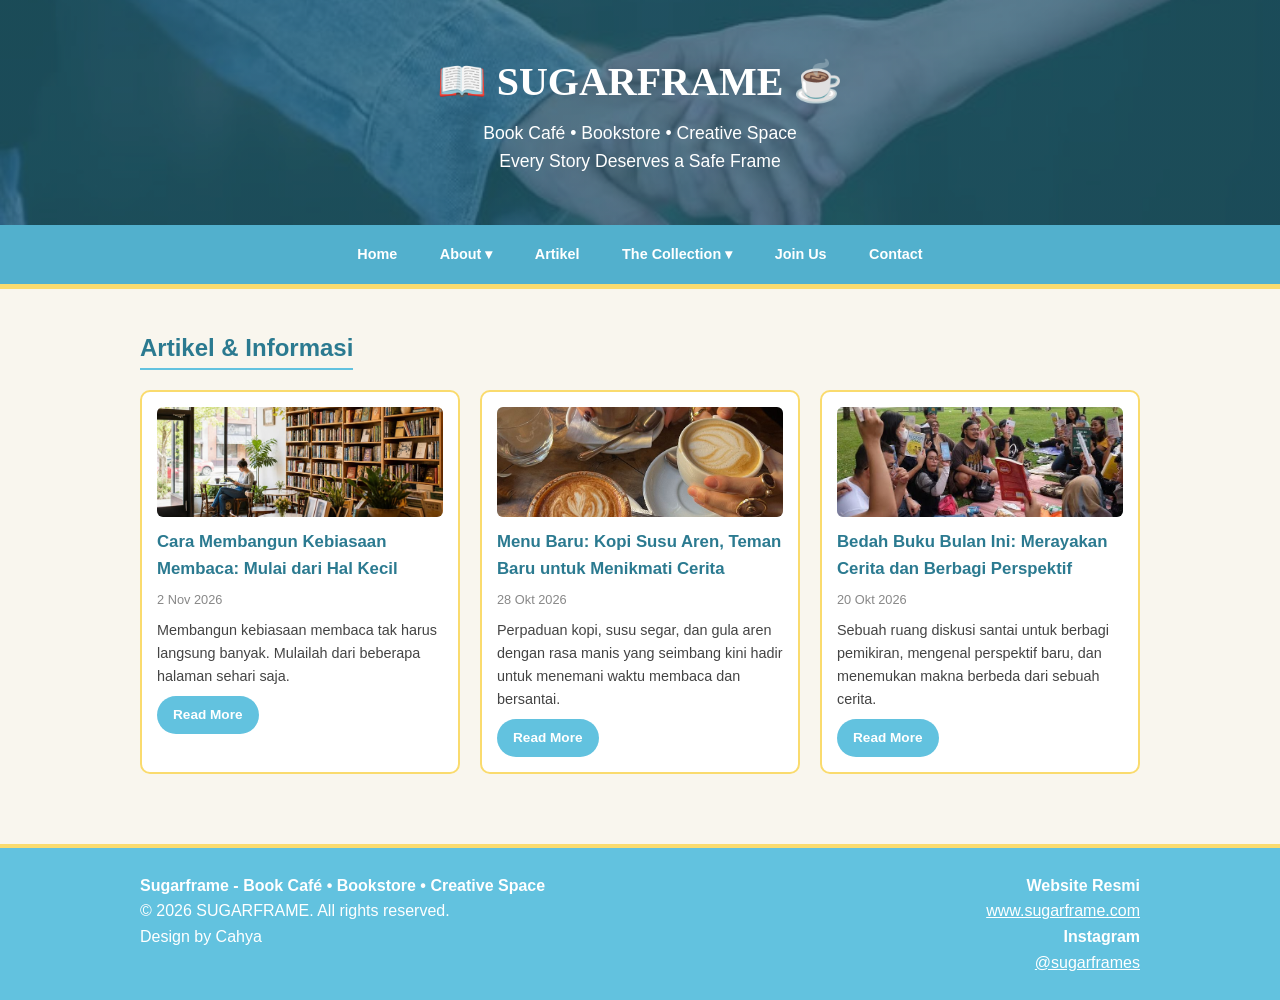
<file: artikel.html>
<!DOCTYPE html>
<html lang="en">
<head>
    <meta charset="UTF-8">
    <meta name="viewport" content="width=device-width, initial-scale=1.0">
    <title>Artikel - Sugarframe</title>
    <link rel="stylesheet" href="utsstyle.css">
    <link rel="icon" href="images/pluto.rb.png">

</head>
<body>
    <header>
        <div class="header-image">
            <h1 style="font-family:serif;">📖 SUGARFRAME ☕</h1>
            <p>Book Café • Bookstore • Creative Space  <br> Every Story Deserves a Safe Frame</p>
        </div>
        <nav class="nav-menu"> 
            <a href="index.html">Home</a>
            <div class="dropdown"> 
                <a href="about.html">About ▾</a>
                <div class="dropdown-content">
                    <a href="about.html#profil">About Sugarframe</a>
                    <a href="about.html#sejarah">Our Beginning</a>
                    <a href="about.html#tujuan">Vision & Mission</a>
                </div>
            </div>

            <a href="artikel.html">Artikel</a>

            <div class="dropdown"> 
                <a href="produk.html">The Collection ▾</a>
                <div class="dropdown-content">
                    <a href="produk.html#buku">The Bookshelf</a>
                    <a href="produk.html#cafe">The Brew & Bakery</a>
                    <a href="produk.html#merchandise">Merchandise</a>
                </div>
            </div>

            <a href="registrasi.html">Join Us</a>

            <a href="kontak.html">Contact</a>
        </nav>
    </header>

    <div class="container">
        <div class="layout">
            <main class="main-body"> 
                <h2 class="section-title">Artikel & Informasi</h2>
                <div class="grid">
                <div class="card"> 
                    <div class="poster-wrapper">
                        <img src="images/book1.jpg">
                    </div>
                    <h3><a href="artikel-1.html">Cara Membangun Kebiasaan Membaca: Mulai dari Hal Kecil</a></h3>
                    <p class="meta">2 Nov 2026</p>
                    <p class="synopsis">Membangun kebiasaan membaca tak harus langsung banyak. Mulailah dari beberapa halaman sehari saja.</p>
                    <a class="btn" href="artikel-1.html">Read More</a>
                </div>
                <div class="card"> 
                    <div class="poster-wrapper">
                        <img src="images/book2.jpg">
                    </div>
                    <h3><a href="artikel-2.html">Menu Baru: Kopi Susu Aren, Teman Baru untuk Menikmati Cerita</a></h3>
                    <p class="meta">28 Okt 2026</p>
                    <p class="synopsis">Perpaduan kopi, susu segar, dan gula aren dengan rasa manis yang seimbang kini hadir untuk menemani waktu membaca dan bersantai.</p>
                    <a class="btn" href="artikel-2.html">Read More</a>
                </div>
                <div class="card">
                    <div class="poster-wrapper">
                        <img src="images/book3.jpg">
                    </div>
                    <h3><a href="artikel-3.html">Bedah Buku Bulan Ini: Merayakan Cerita dan Berbagi Perspektif</a></h3>
                    <p class="meta">20 Okt 2026</p>
                    <p class="synopsis">Sebuah ruang diskusi santai untuk berbagi pemikiran, mengenal perspektif baru, dan menemukan makna berbeda dari sebuah cerita.</p>
                    <a class="btn" href="artikel-3.html">Read More</a>
                </div>
            </main>
        </div>
    </div>


    <footer>
        <div class="footer-container">
            <div class="footer-left">
                <h4>Sugarframe - Book Café • Bookstore • Creative Space</h4>
                <p>© 2026 SUGARFRAME. All rights reserved.<br>Design by Cahya</p>
            </div>
            <div class="footer-right">
                <h4>Website Resmi</h4>
                <p><a href="https://www.sugarframe.com">www.sugarframe.com</a></p>
                <h4>Instagram</h4>
                <p><a href="https://www.instagram.com/sugarframes">@sugarframes</a></p>
            </div>
        </div>
    </footer>
    <script src="utsscript.js"></script>
</body>
</html>
</file>
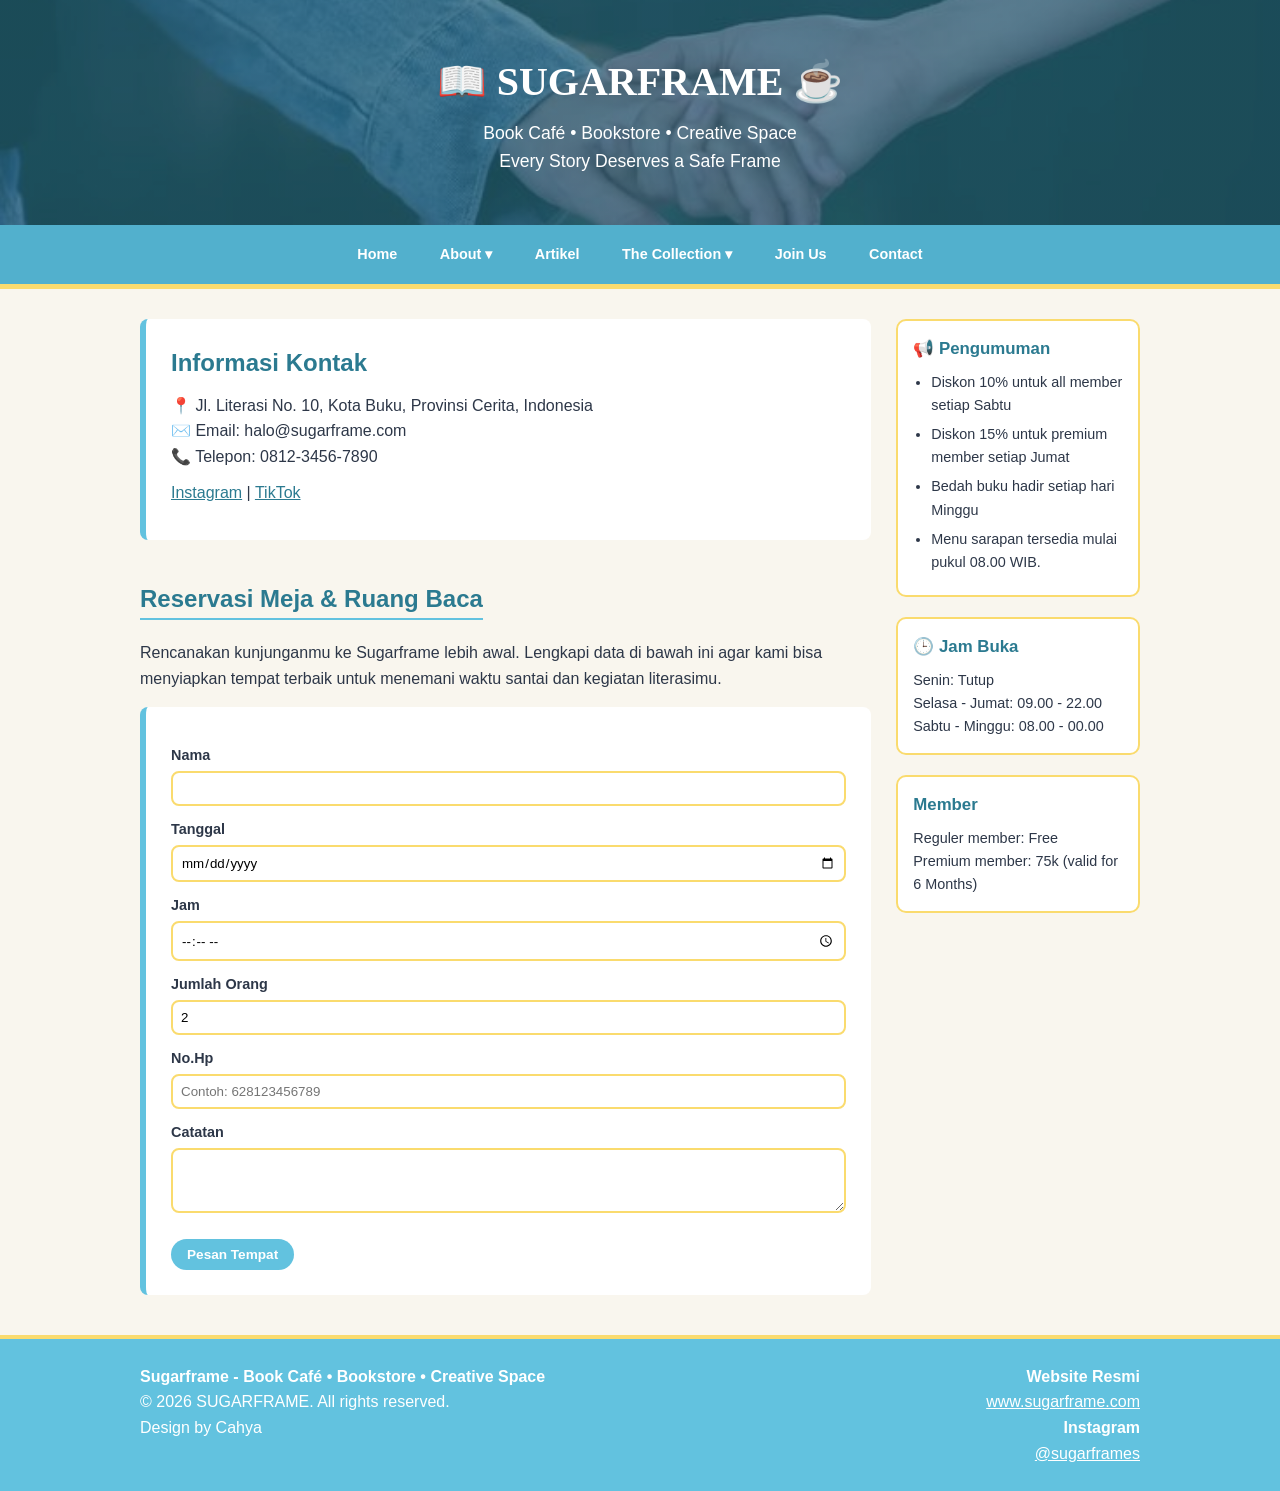
<file: kontak.html>
<!DOCTYPE html>
<html lang="en">
<head>
    <meta charset="UTF-8">
    <meta name="viewport" content="width=device-width, initial-scale=1.0">
    <title>Contact - Sugarframe</title>
    <link rel="stylesheet" href="utsstyle.css">
    <link rel="icon" href="images/pluto.rb.png">

</head>
<body>
    <header>
        <div class="header-image">
            <h1 style="font-family:serif;">📖 SUGARFRAME ☕</h1>
            <p>Book Café • Bookstore • Creative Space  <br> Every Story Deserves a Safe Frame</p>
        </div>
        <nav class="nav-menu"> 
            <a href="index.html">Home</a>
            <div class="dropdown"> 
                <a href="about.html">About ▾</a>
                <div class="dropdown-content">
                    <a href="about.html#profil">About Sugarframe</a>
                    <a href="about.html#sejarah">Our Beginning</a>
                    <a href="about.html#tujuan">Vision & Mission</a>
                </div>
            </div>

            <a href="artikel.html">Artikel</a>

            <div class="dropdown"> 
                <a href="produk.html">The Collection ▾</a>
                <div class="dropdown-content">
                    <a href="produk.html#buku">The Bookshelf</a>
                    <a href="produk.html#cafe">The Brew & Bakery</a>
                    <a href="produk.html#merchandise">Merchandise</a>
                </div>
            </div>

            <a href="registrasi.html">Join Us</a>

            <a href="kontak.html">Contact</a>
        </nav>
    </header>

    <div class="container">
        <div class="layout">
            <main class="main-body"> 
                <div class="intro-box">
                    <h2>Informasi Kontak</h2>
                    <p>📍 Jl. Literasi No. 10, Kota Buku, Provinsi Cerita, Indonesia<br>
                    ✉️ Email: halo@sugarframe.com<br>
                    📞 Telepon: 0812-3456-7890</p>
                    <p>
                        <a href="https://instagram.com">Instagram</a> |
                        <a href="https://tiktok.com">TikTok</a>
                    </p>
                </div>
                <h2 class="section-title">Reservasi Meja & Ruang Baca</h2>
                <p> Rencanakan kunjunganmu ke Sugarframe lebih awal. Lengkapi data di bawah ini agar kami bisa 
                    menyiapkan tempat terbaik untuk menemani waktu santai dan kegiatan literasimu.</p>
                <form id="form-reservasi" class="form-box"> 
                    <label>Nama</label>
                    <input type="text" required>
                    <label>Tanggal</label>
                    <input type="date" required>
                    <label>Jam</label>
                    <input type="time" required>
                    <label>Jumlah Orang</label>
                    <input type="number" min="1" max="20" value="2" required>
                    <label> No.Hp</label>
                    <input type="tel" placeholder="Contoh: 628123456789" required>
                    <label>Catatan</label>
                    <textarea rows="3"></textarea>
                    <button type="submit" class="btn">Pesan Tempat</button>
                </form>
            </main>
            <aside class="sidebar">
            <div class="side-box">
                <h3>📢 Pengumuman</h3>
                <ul>
                    <li>Diskon 10% untuk all member setiap Sabtu</li>
                    <li>Diskon 15% untuk premium member setiap Jumat</li>
                    <li>Bedah buku hadir setiap hari Minggu</li>
                    <li>Menu sarapan tersedia mulai pukul 08.00 WIB.</li>
                </ul>
            </div>
            <div class="side-box">
                <h3>🕒 Jam Buka</h3>
                <p>Senin: Tutup <br> Selasa - Jumat: 09.00 - 22.00<br>Sabtu - Minggu: 08.00 - 00.00</p>
            </div>
            <div class="side-box">
                <h3>Member </h3>
                <p>Reguler member: Free <br> Premium member: 75k (valid for 6 Months) </p>
            </div>
            </aside>
        </div>
    </div>


    <footer>
        <div class="footer-container">
            <div class="footer-left">
                <h4>Sugarframe - Book Café • Bookstore • Creative Space</h4>
                <p>© 2026 SUGARFRAME. All rights reserved.<br>Design by Cahya</p>
            </div>
            <div class="footer-right">
                <h4>Website Resmi</h4>
                <p><a href="https://www.sugarframe.com">www.sugarframe.com</a></p>
                <h4>Instagram</h4>
                <p><a href="https://www.instagram.com/sugarframes">@sugarframes</a></p>
            </div>
        </div>
    </footer>
    <script src="utsscript.js"></script>
</body>
</html>
</file>
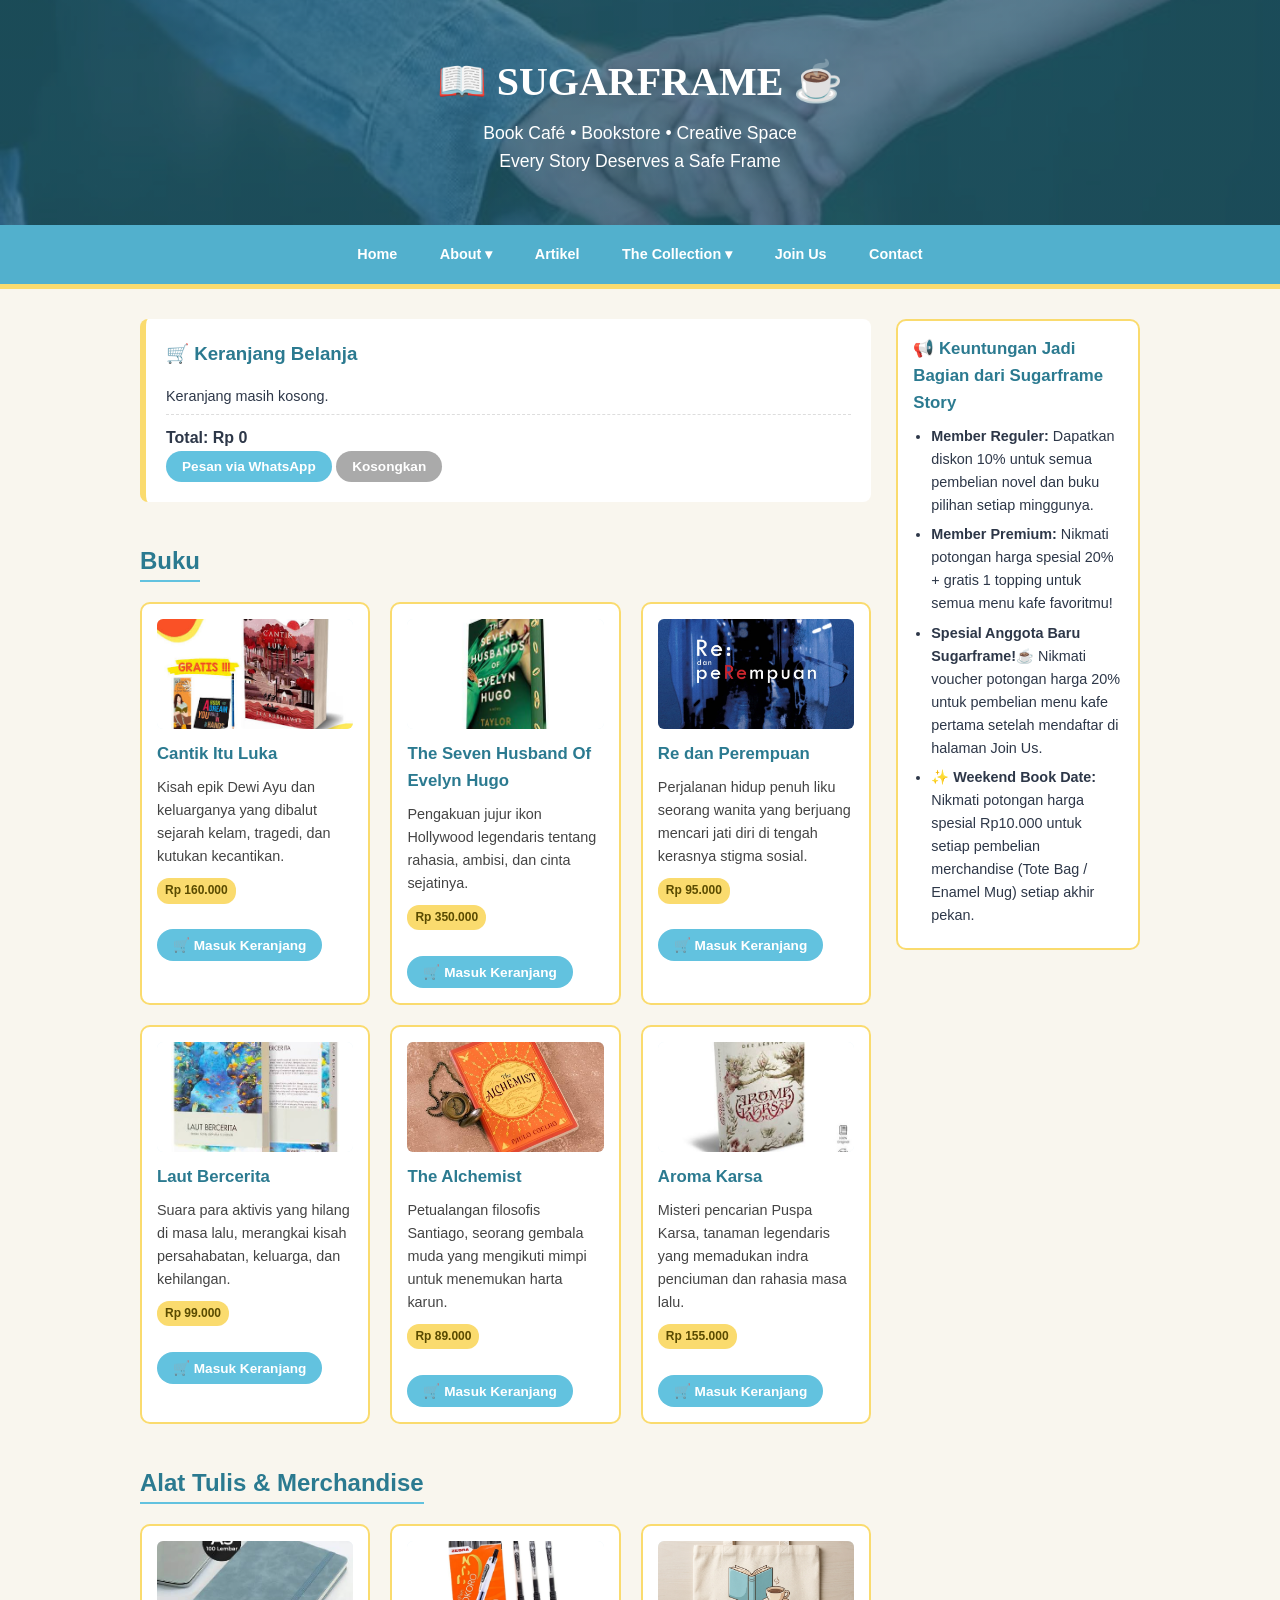
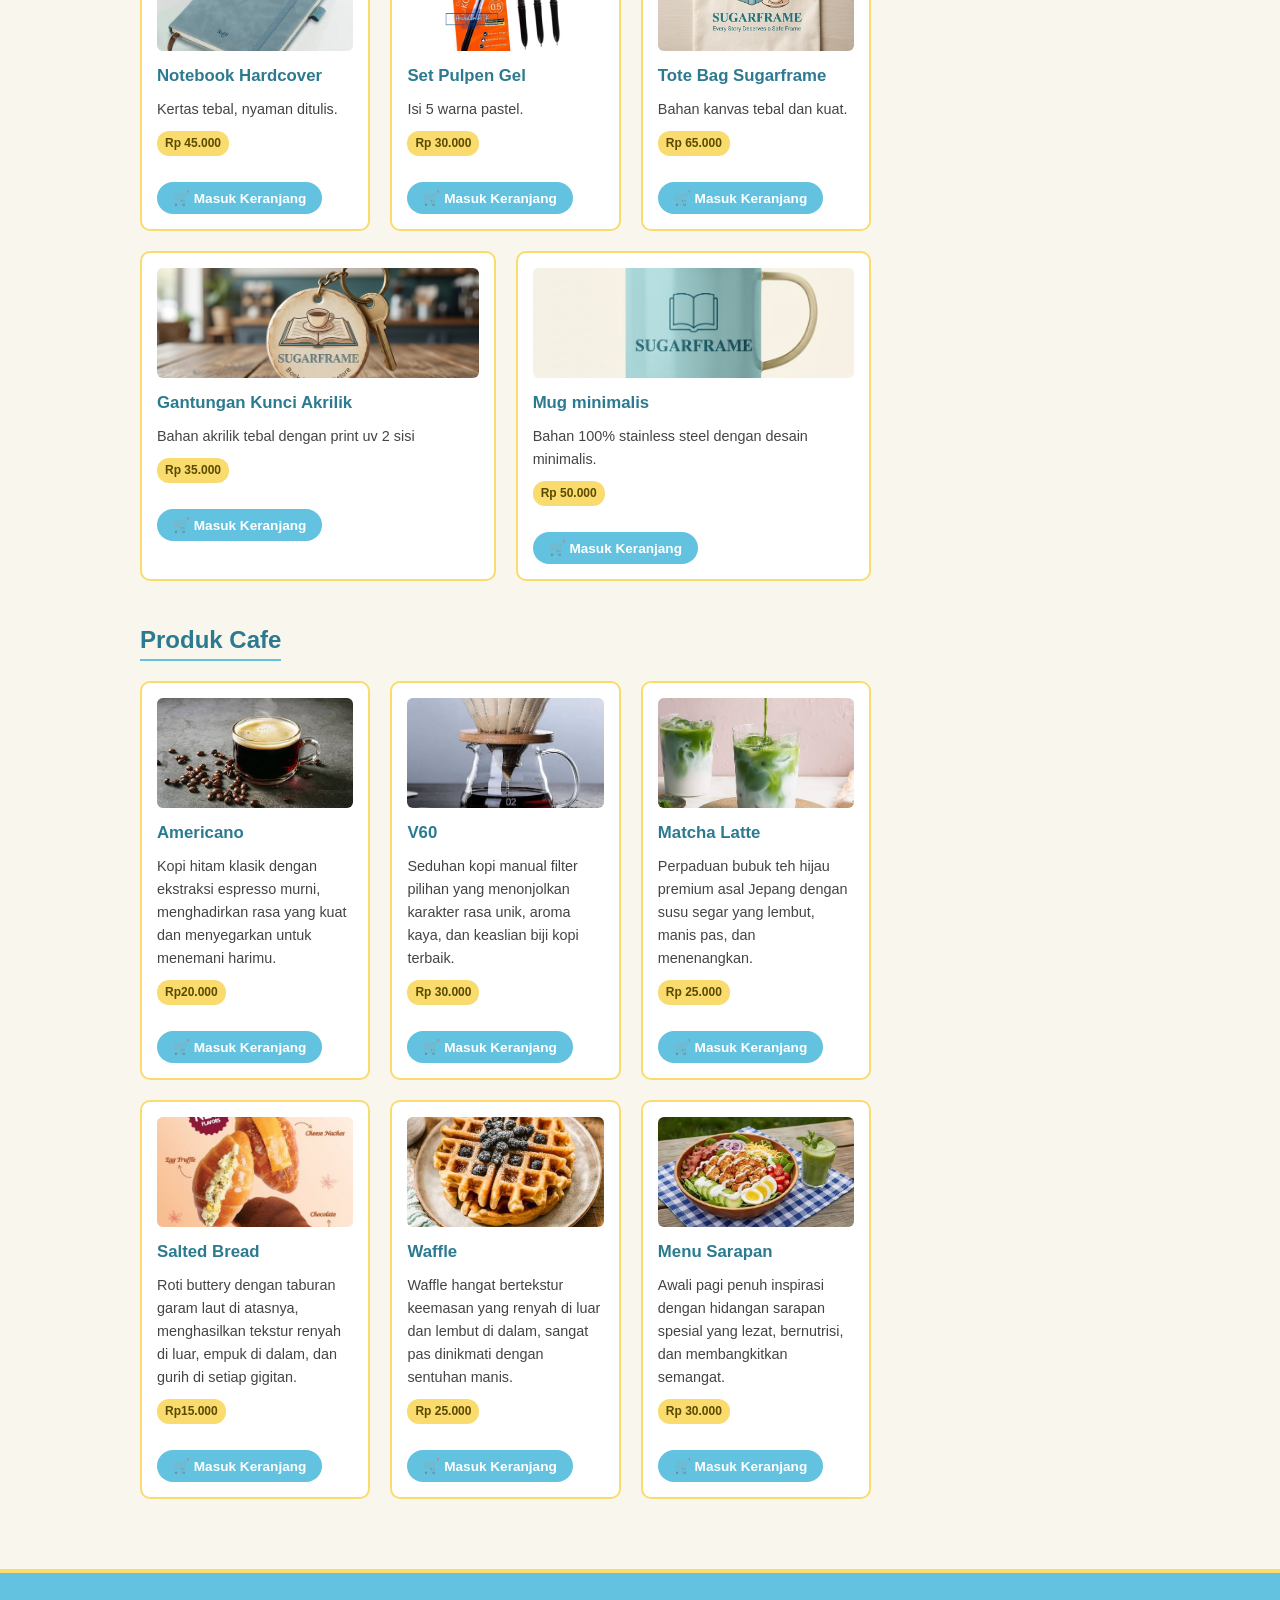
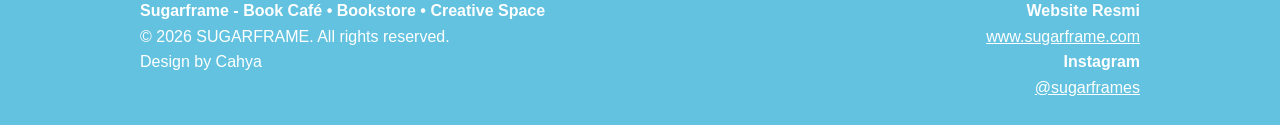
<file: produk.html>
<!DOCTYPE html>
<html lang="en">
<head>
    <meta charset="UTF-8">
    <meta name="viewport" content="width=device-width, initial-scale=1.0">
    <title>The Collection - Sugarframe</title>
    <link rel="stylesheet" href="utsstyle.css">
    <link rel="icon" href="images/pluto.rb.png">

</head>
<body>
    <header>
        <div class="header-image">
            <h1 style="font-family:serif;">📖 SUGARFRAME ☕</h1>
            <p>Book Café • Bookstore • Creative Space  <br> Every Story Deserves a Safe Frame</p>
        </div>
        <nav class="nav-menu"> 
            <a href="index.html">Home</a>
            <div class="dropdown"> 
                <a href="about.html">About ▾</a>
                <div class="dropdown-content">
                    <a href="about.html#profil">About Sugarframe</a>
                    <a href="about.html#sejarah">Our Beginning</a>
                    <a href="about.html#tujuan">Vision & Mission</a>
                </div>
            </div>

            <a href="artikel.html">Artikel</a>

            <div class="dropdown"> 
                <a href="produk.html">The Collection ▾</a>
                <div class="dropdown-content">
                    <a href="produk.html#buku">The Bookshelf</a>
                    <a href="produk.html#cafe">The Brew & Bakery</a>
                    <a href="produk.html#merchandise">Merchandise</a>
                </div>
            </div>

            <a href="registrasi.html">Join Us</a>

            <a href="kontak.html">Contact</a>
        </nav>
    </header>

    <div class="container">
        <div class="layout">
            <main class="main-body"> 
                <div class="cart-box" id="keranjang">
                    <h3>🛒 Keranjang Belanja</h3>
                    <ul id="daftar-keranjang"></ul>
                    <p><b>Total: <span id="total-harga">Rp 0</span></b></p>
                    <button class="btn" id="btn-checkout">Pesan via WhatsApp</button>
                    <button class="btn btn-kosong" id="btn-kosongkan">Kosongkan</button>
                </div>

                <h2 class="section-title" id="buku">Buku</h2>
                <div class="grid">
                    <div class="card">
                        <div class="poster-wrapper">
                            <img src="images/cil.jpg">
                        </div>
                        <h3>Cantik Itu Luka</h3>
                        <p class="synopsis">Kisah epik Dewi Ayu dan keluarganya yang dibalut sejarah kelam, tragedi, dan kutukan kecantikan.</p>
                        <span class="badge">Rp 160.000</span>
                        <br><br><button class="btn tambah" data-nama="Cantik Itu Luka" data-harga="160000">🛒 Masuk Keranjang</button>
                    </div>
                    <div class="card">
                        <div class="poster-wrapper">
                            <img src="images/7hg.jpg">
                        </div>
                        <h3>The Seven Husband Of Evelyn Hugo</h3>
                        <p class="synopsis">Pengakuan jujur ikon Hollywood legendaris tentang rahasia, ambisi, dan cinta sejatinya.</p>
                        <span class="badge">Rp 350.000</span>
                        <br><br><button class="btn tambah" data-nama="The Seven Husband Of Evelyn Hugo" data-harga="350000">🛒 Masuk Keranjang</button>
                    </div>
                    <div class="card">
                        <div class="poster-wrapper">
                            <img src="images/re.jpg">
                        </div>
                        <h3>Re dan Perempuan</h3>
                        <p class="synopsis"> Perjalanan hidup penuh liku seorang wanita yang berjuang mencari jati diri di tengah kerasnya stigma sosial.</p>
                        <span class="badge">Rp 95.000</span>
                        <br><br><button class="btn tambah" data-nama="Re dan Perempuan" data-harga="95000">🛒 Masuk Keranjang</button>
                    </div>
                    <div class="card">
                        <div class="poster-wrapper">
                            <img src="images/lb.jpg">
                        </div>
                        <h3>Laut Bercerita</h3>
                        <p class="synopsis">Suara para aktivis yang hilang di masa lalu, merangkai kisah persahabatan, keluarga, dan kehilangan.</p>
                        <span class="badge">Rp 99.000</span>
                        <br><br><button class="btn tambah" data-nama="Laut Bercerita" data-harga="55000">🛒 Masuk Keranjang</button>
                    </div>
                    <div class="card">
                        <div class="poster-wrapper">
                            <img src="images/alchemist1.jpg">
                        </div>
                        <h3>The Alchemist</h3>
                        <p class="synopsis">Petualangan filosofis Santiago, seorang gembala muda yang mengikuti mimpi untuk menemukan harta karun.</p>
                        <span class="badge">Rp 89.000</span>
                        <br><br><button class="btn tambah" data-nama="The Alchemist" data-harga="89000">🛒 Masuk Keranjang</button>
                    </div>
                    <div class="card">
                        <div class="poster-wrapper">
                            <img src="images/aromakarsa.jpg">
                        </div>
                        <h3>Aroma Karsa</h3>
                        <p class="synopsis">Misteri pencarian Puspa Karsa, tanaman legendaris yang memadukan indra penciuman dan rahasia masa lalu.</p>
                        <span class="badge">Rp 155.000</span>
                        <br><br><button class="btn tambah" data-nama="Aroma Karsa" data-harga="155000">🛒 Masuk Keranjang</button>
                    </div>
                </div>
                <h2 class="section-title" id="merchandise">Alat Tulis &amp; Merchandise</h2>
                <div class="grid">
                    <div class="card">
                        <div class="poster-wrapper">
                            <img src="images/merch4.jpg">
                        </div>
                        <h3>Notebook Hardcover</h3>
                        <p class="synopsis">Kertas tebal, nyaman ditulis.</p>
                        <span class="badge">Rp 45.000</span>
                        <br><br><button class="btn tambah" data-nama="Notebook Hardcover" data-harga="45000">🛒 Masuk Keranjang</button>
                    </div>
                    <div class="card">
                        <div class="poster-wrapper">
                            <img src="images/merch5.jpg">
                        </div>
                        <h3>Set Pulpen Gel</h3>
                        <p class="synopsis">Isi 5 warna pastel.</p>
                        <span class="badge">Rp 30.000</span>
                        <br><br><button class="btn tambah" data-nama="Set Pulpen Gel" data-harga="30000">🛒 Masuk Keranjang</button>
                    </div>
                    <div class="card">
                        <div class="poster-wrapper">
                            <img src="images/merch1.jpg">
                        </div>
                        <h3>Tote Bag Sugarframe</h3>
                        <p class="synopsis">Bahan kanvas tebal dan kuat.</p>
                        <span class="badge">Rp 65.000</span>
                        <br><br><button class="btn tambah" data-nama="Tote Bag sugarframe" data-harga="65000">🛒 Masuk Keranjang</button>
                    </div>
                    <div class="card">
                        <div class="poster-wrapper">
                            <img src="images/merch2.jpg">
                        </div>
                        <h3>Gantungan Kunci Akrilik</h3>
                        <p class="synopsis">Bahan akrilik tebal dengan print uv 2 sisi</p>
                        <span class="badge">Rp 35.000</span>
                        <br><br><button class="btn tambah" data-nama="Gantungan Kunci Akrilik" data-harga="35000">🛒 Masuk Keranjang</button>
                    </div>
                    <div class="card">
                        <div class="poster-wrapper">
                            <img src="images/merch3.jpg">
                        </div>
                        <h3>Mug minimalis</h3>
                        <p class="synopsis">Bahan 100% stainless steel dengan desain minimalis.</p>
                        <span class="badge">Rp 50.000</span>
                        <br><br><button class="btn tambah" data-nama="Mug minimalis" data-harga="50000">🛒 Masuk Keranjang</button>
                    </div>
                </div>
                <h2 class="section-title" id="cafe">Produk Cafe</h2>
                <div class="grid">
                    <div class="card">
                        <div class="poster-wrapper">
                            <img src="images/cafe1.jpg">
                        </div>
                        <h3>Americano</h3>
                        <p class="synopsis">Kopi hitam klasik dengan ekstraksi espresso murni, menghadirkan rasa yang kuat dan menyegarkan untuk menemani harimu.</p>
                        <span class="badge">Rp20.000</span>
                        <br><br><button class="btn tambah" data-nama="Americano" data-harga="20000">🛒 Masuk Keranjang</button>
                    </div>
                    <div class="card">
                        <div class="poster-wrapper">
                            <img src="images/cafe2.jpg">
                        </div>
                        <h3>V60</h3>
                        <p class="synopsis">Seduhan kopi manual filter pilihan yang menonjolkan karakter rasa unik, aroma kaya, dan keaslian biji kopi terbaik.</p>
                        <span class="badge">Rp 30.000</span>
                        <br><br><button class="btn tambah" data-nama="V60" data-harga="30000">🛒 Masuk Keranjang</button>
                    </div>
                    <div class="card">
                        <div class="poster-wrapper">
                            <img src="images/cafe3.jpg">
                        </div>
                        <h3>Matcha Latte</h3>
                        <p class="synopsis">Perpaduan bubuk teh hijau premium asal Jepang dengan susu segar yang lembut, manis pas, dan menenangkan.</p>
                        <span class="badge">Rp 25.000</span>
                        <br><br><button class="btn tambah" data-nama="Matcha Latte" data-harga="25000">🛒 Masuk Keranjang</button>
                    </div>
                    <div class="card">
                        <div class="poster-wrapper">
                            <img src="images/cafe4.jpg">
                        </div>
                        <h3>Salted Bread</h3>
                        <p class="synopsis">Roti buttery dengan taburan garam laut di atasnya, menghasilkan tekstur renyah di luar, empuk di dalam, dan gurih di setiap gigitan.</p>
                        <span class="badge">Rp15.000</span>
                        <br><br><button class="btn tambah" data-nama="Salted Bread" data-harga="15000">🛒 Masuk Keranjang</button>
                    </div>
                    <div class="card">
                        <div class="poster-wrapper">
                            <img src="images/cafe5.jpg">
                        </div>
                        <h3>Waffle</h3>
                        <p class="synopsis">Waffle hangat bertekstur keemasan yang renyah di luar dan lembut di dalam, sangat pas dinikmati dengan sentuhan manis.</p>
                        <span class="badge">Rp 25.000</span>
                        <br><br><button class="btn tambah" data-nama="Waffle" data-harga="25000">🛒 Masuk Keranjang</button>
                    </div>
                    <div class="card">
                        <div class="poster-wrapper">
                            <img src="images/cafe6.jpg">
                        </div>
                        <h3>Menu Sarapan</h3>
                        <p class="synopsis">Awali pagi penuh inspirasi dengan hidangan sarapan spesial yang lezat, bernutrisi, dan membangkitkan semangat.</p>
                        <span class="badge">Rp 30.000</span>
                        <br><br><button class="btn tambah" data-nama="Menu Sarapan" data-harga="30000">🛒 Masuk Keranjang</button>
                    </div>
                </div>
            </main>
            <aside class="sidebar">
                <div class="side-box">
                    <h3>📢 Keuntungan Jadi Bagian dari Sugarframe Story</h3>
                    <ul>
                        <li><b>Member Reguler: </b> Dapatkan diskon 10% untuk semua pembelian novel dan buku pilihan setiap minggunya.</li>
                        <li><b>Member Premium: </b>  Nikmati potongan harga spesial 20% + gratis 1 topping untuk semua menu kafe favoritmu!</li>
                        <li><b>Spesial Anggota Baru Sugarframe!</b>☕  Nikmati voucher potongan harga 20% untuk pembelian menu kafe pertama setelah mendaftar di halaman Join Us.</li>
                        <li><b>✨ Weekend Book Date:</b> Nikmati potongan harga spesial Rp10.000 untuk setiap pembelian merchandise (Tote Bag / Enamel Mug) setiap akhir pekan.</li>
                    </ul>
                </div>
            </aside>
        </div>
    </div>


    <footer>
        <div class="footer-container">
            <div class="footer-left">
                <h4>Sugarframe - Book Café • Bookstore • Creative Space</h4>
                <p>© 2026 SUGARFRAME. All rights reserved.<br>Design by Cahya</p>
            </div>
            <div class="footer-right">
                <h4>Website Resmi</h4>
                <p><a href="https://www.sugarframe.com">www.sugarframe.com</a></p>
                <h4>Instagram</h4>
                <p><a href="https://www.instagram.com/sugarframes">@sugarframes</a></p>
            </div>
        </div>
    </footer>
    <script src="utsscript.js"></script>
</body>
</html>
</file>
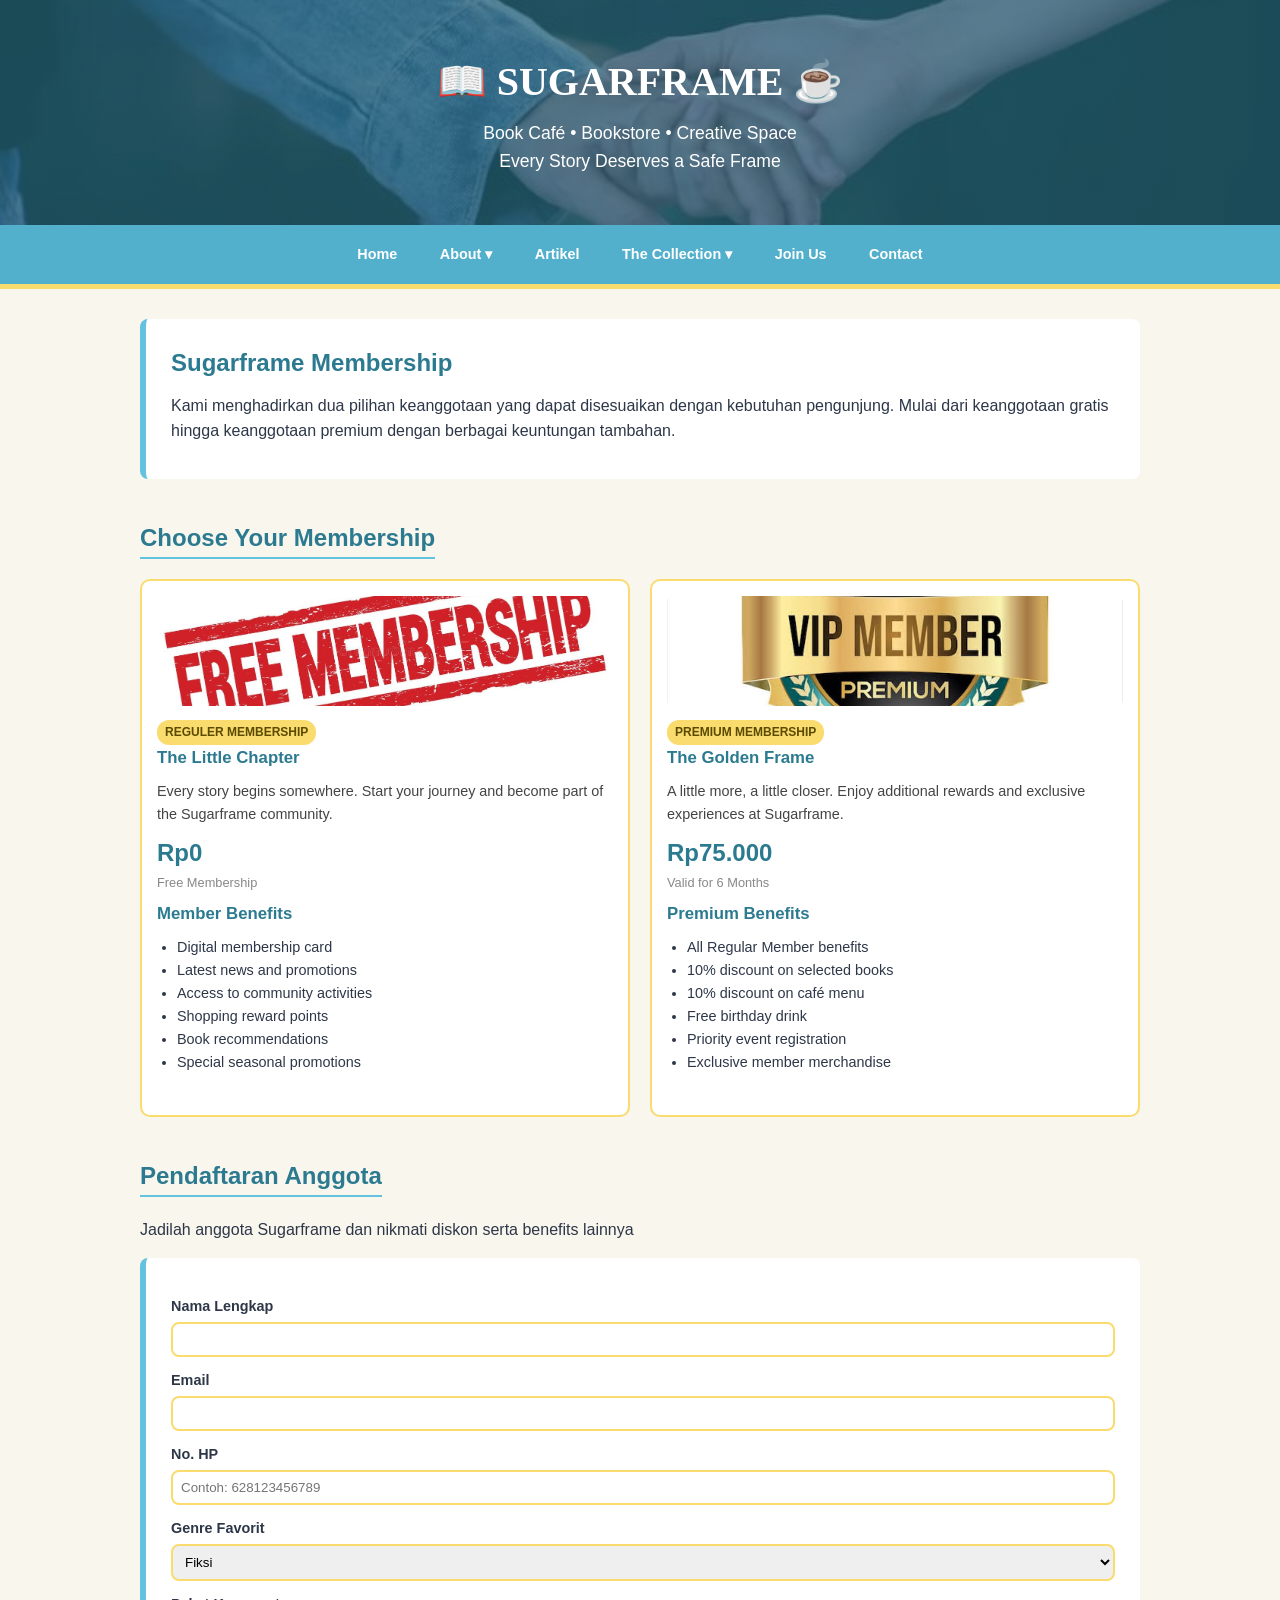
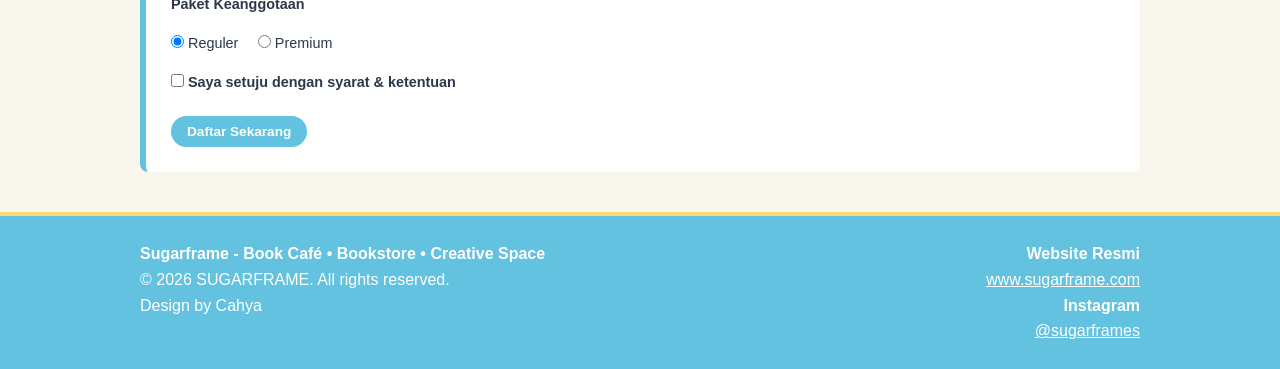
<file: registrasi.html>
<!DOCTYPE html>
<html lang="en">
<head>
    <meta charset="UTF-8">
    <meta name="viewport" content="width=device-width, initial-scale=1.0">
    <title>Join Us - Sugarframe</title>
    <link rel="stylesheet" href="utsstyle.css">
    <link rel="icon" href="images/pluto.rb.png">

</head>
<body>
    <header>
        <div class="header-image">
            <h1 style="font-family:serif;">📖 SUGARFRAME ☕</h1>
            <p>Book Café • Bookstore • Creative Space  <br> Every Story Deserves a Safe Frame</p>
        </div>
        <nav class="nav-menu"> 
            <a href="index.html">Home</a>
            <div class="dropdown"> 
                <a href="about.html">About ▾</a>
                <div class="dropdown-content">
                    <a href="about.html#profil">About Sugarframe</a>
                    <a href="about.html#sejarah">Our Beginning</a>
                    <a href="about.html#tujuan">Vision & Mission</a>
                </div>
            </div>

            <a href="artikel.html">Artikel</a>

            <div class="dropdown"> 
                <a href="produk.html">The Collection ▾</a>
                <div class="dropdown-content">
                    <a href="produk.html#buku">The Bookshelf</a>
                    <a href="produk.html#cafe">The Brew & Bakery</a>
                    <a href="produk.html#merchandise">Merchandise</a>
                </div>
            </div>

            <a href="registrasi.html">Join Us</a>

            <a href="kontak.html">Contact</a>
        </nav>
    </header>

    <div class="container">
        <div class="layout">
            <main class="main-body">
            <section class="intro-box">
                <h2>Sugarframe Membership</h2>
                <p>Kami menghadirkan dua pilihan keanggotaan yang
                    dapat disesuaikan dengan kebutuhan pengunjung.
                    Mulai dari keanggotaan gratis hingga keanggotaan
                    premium dengan berbagai keuntungan tambahan.
                </p>
            </section>
            <h2 class="section-title">Choose Your Membership</h2>
            <div class="grid">
                <div class="card">
                    <div class="poster-wrapper">
                        <img src="images/member1.jpg" alt="The Little Chapter">
                    </div>
                    <span class="badge">REGULER MEMBERSHIP</span>
                    <h3>The Little Chapter</h3>
                    <p class="synopsis">
                        Every story begins somewhere.
                        Start your journey and become part
                        of the Sugarframe community.
                    </p>
                    <h2 style="color:#2b7a90;">Rp0</h2>
                    <p class="meta">Free Membership</p>
                    <h3>Member Benefits</h3>
                    <ul style="padding-left:20px; font-size:0.9rem;">
                        <li>Digital membership card</li>
                        <li>Latest news and promotions</li>
                        <li>Access to community activities</li>
                        <li>Shopping reward points</li>
                        <li>Book recommendations</li>
                        <li>Special seasonal promotions</li>
                    </ul>
                </div>
                <div class="card">
                    <div class="poster-wrapper">
                        <img src="images/member2.jpg" alt="The Golden Frame">
                    </div>
                    <span class="badge">PREMIUM MEMBERSHIP</span>
                    <h3>The Golden Frame</h3>
                    <p class="synopsis">
                        A little more, a little closer.
                        Enjoy additional rewards and exclusive
                        experiences at Sugarframe.
                    </p>
                    <h2 style="color:#2b7a90;">
                        Rp75.000
                    </h2>
                    <p class="meta">Valid for 6 Months</p>
                    <h3>Premium Benefits</h3>
                    <ul style="padding-left:20px; font-size:0.9rem;">
                        <li>All Regular Member benefits</li>
                        <li>10% discount on selected books</li>
                        <li>10% discount on café menu</li>
                        <li>Free birthday drink</li>
                        <li>Priority event registration</li>
                        <li>Exclusive member merchandise</li>
                    </ul>
                    <br>
                </div>
            </div>
                <h2 class="section-title">Pendaftaran Anggota</h2>
                <p>Jadilah anggota Sugarframe dan nikmati diskon serta benefits lainnya</p>
                <form id="form-registrasi" class="form-box"> 
                    <label>Nama Lengkap</label>
                    <input type="text" id="nama" required>
                    <label>Email</label>
                    <input type="email" id="email" required>
                    <label>No. HP</label>
                    <input type="tel" id="hp" placeholder="Contoh: 628123456789" required>
                    <label>Genre Favorit</label>
                    <select id="genre">
                        <option>Fiksi</option><option>Sastra</option><option>Pengembangan Diri</option><option>Sejarah</option><option>Anak</option><option>Lainnya</option>
                    </select>
                    <label>Paket Keanggotaan</label>
                    <div class="radio-row">
                        <label><input type="radio" name="paket" value="Reguler" checked> Reguler</label>
                        <label><input type="radio" name="paket" value="Premium"> Premium</label>
                    </div>
                    <label><input type="checkbox" required> Saya setuju dengan syarat &amp; ketentuan</label>
                    <button type="submit" class="btn">Daftar Sekarang</button>
                </form>
                </section>           
            </main>
        </div>
    </div>


    <footer>
        <div class="footer-container">
            <div class="footer-left">
                <h4>Sugarframe - Book Café • Bookstore • Creative Space</h4>
                <p>© 2026 SUGARFRAME. All rights reserved.<br>Design by Cahya</p>
            </div>
            <div class="footer-right">
                <h4>Website Resmi</h4>
                <p><a href="https://www.sugarframe.com">www.sugarframe.com</a></p>
                <h4>Instagram</h4>
                <p><a href="https://www.instagram.com/sugarframes">@sugarframes</a></p>
            </div>
        </div>
    </footer>
    <script src="utsscript.js"></script>
</body>
</html>
</file>
<file: utsstyle.css>
* {
    margin: 0;
    padding: 0;
    box-sizing: border-box;
    font-family: Arial, sans-serif;
}

body {
    background-color: #f9f6ee; 
    color: #2d3748;
    line-height: 1.6;
}

a { color: #2b7a90; }

header {
    background-color: #62c2df;
    color: white;
    text-align: center;
    border-bottom: 5px solid #fadb6e;
}

.header-image {
    padding: 50px 20px;
    background: linear-gradient(rgba(43,122,144,0.6), rgba(43,122,144,0.6)),
                url("images/myhand.jpg") center/cover, #62c2df;
}

.header-image h1 { font-size: 2.5rem; margin-bottom: 5px; }
.header-image p { font-size: 1.1rem; }

.nav-menu {
    background-color: #52b0cd;
    padding: 10px;
}

.nav-menu a {
    color: white;
    text-decoration: none;
    padding: 8px 16px;
    margin: 0 3px;
    border-radius: 20px;
    font-weight: bold;
    font-size: 0.9rem;
    display: inline-block;
}

.nav-menu a:hover {
    background-color: #fadb6e;
    color: #2d3748;
}

.dropdown { position: relative; display: inline-block; }

.dropdown-content {
    display: none;
    position: absolute;
    top: 100%;
    left: 0;
    min-width: 210px;
    background-color: white;
    border: 2px solid #fadb6e;
    border-radius: 10px;
    padding: 5px;
    z-index: 10;
    text-align: left;
}

.dropdown-content a { color: #2d3748; display: block; margin: 0; border-radius: 8px; }
.dropdown:hover .dropdown-content { display: block; }

.container {
    width: 90%;
    max-width: 1000px;
    margin: 30px auto;
}

.layout { display: flex; gap: 25px; align-items: flex-start; }
.main-body { flex: 3; }
.sidebar { flex: 1; min-width: 220px; }

.intro-box {
    background-color: white;
    padding: 25px;
    border-left: 6px solid #62c2df;
    border-radius: 8px;
    margin-bottom: 30px;
}

.intro-box h2 { color: #2b7a90; margin-bottom: 10px; }
.intro-box p { margin-bottom: 10px; }

.section-title {
    color: #2b7a90;
    margin: 10px 0 20px;
    border-bottom: 2px solid #62c2df;
    display: inline-block;
}

.meta { font-size: 0.8rem; color: #888; margin-bottom: 8px; }
.post p { margin-bottom: 12px; }


.grid {
    display: flex;
    flex-wrap: wrap;
    gap: 20px;
    margin-bottom: 30px;
}

.card {
    background-color: white;
    width: 30%;
    min-width: 180px;
    flex-grow: 1;
    padding: 15px;
    border: 2px solid #fadb6e;
    border-radius: 10px;
}

.card:hover { border-color: #62c2df; }
.card h3 { color: #2b7a90; margin-bottom: 8px; font-size: 1.05rem; }
.card h3 a { text-decoration: none; }
.synopsis { font-size: 0.9rem; color: #444; margin-bottom: 8px; }


.poster-wrapper {
    height: 110px;
    margin-bottom: 12px;
    background-color: #eaf7fb;
    border-radius: 6px;
    font-size: 3rem;
    display: flex;
    align-items: center;
    justify-content: center;
}

.poster-wrapper img { width: 100%; height: 100%; object-fit: cover; border-radius: 6px; }

.badge {
    background-color: #fadb6e;
    color: #5a4b00;
    font-size: 0.75rem;
    font-weight: bold;
    padding: 3px 8px;
    border-radius: 12px;
    display: inline-block;
}

.btn {
    background-color: #62c2df;
    color: white;
    text-decoration: none;
    padding: 8px 16px;
    border: none;
    border-radius: 20px;
    font-weight: bold;
    font-size: 0.85rem;
    cursor: pointer;
    display: inline-block;
}

.btn:hover { background-color: #fadb6e; color: #2d3748; }

.side-box {
    background-color: white;
    padding: 15px;
    border: 2px solid #fadb6e;
    border-radius: 10px;
    margin-bottom: 20px;
    font-size: 0.9rem;
}

.side-box h3 { color: #2b7a90; margin-bottom: 8px; }
.side-box ul { padding-left: 18px; }
.side-box li { margin-bottom: 6px; }

.form-box {
    background-color: white;
    padding: 25px;
    border-left: 6px solid #62c2df;
    border-radius: 8px;
    margin-top: 15px;
}

.form-box label { display: block; font-weight: bold; margin: 12px 0 4px; font-size: 0.9rem; }
.form-box input[type="text"], .form-box input[type="email"], .form-box input[type="tel"],
.form-box input[type="date"], .form-box input[type="time"], .form-box input[type="number"],
.form-box select, .form-box textarea {
    width: 100%;
    padding: 8px;
    border: 2px solid #fadb6e;
    border-radius: 8px;
}

.form-box input:focus, .form-box select:focus, .form-box textarea:focus { outline: none; border-color: #62c2df; }
.radio-row label { display: inline-block; margin-right: 15px; font-weight: normal; }
.form-box .btn { margin-top: 18px; }

footer {
    background-color: #62c2df;
    color: white;
    border-top: 4px solid #fadb6e;
    margin-top: 40px;
    padding: 25px 5%;
}

footer a { color: white; }

.footer-container {
    display: flex;
    justify-content: space-between;
    max-width: 1000px;
    margin: 0 auto;
    gap: 20px;
}

.footer-left, .footer-right { width: 48%; }
.footer-right { text-align: right; }

@media (max-width: 700px) {
    .layout { flex-direction: column; }
    .sidebar { width: 100%; }
    .footer-container { flex-direction: column; }
    .footer-left, .footer-right { width: 100%; text-align: left; }
}

.cart-box {
    background-color: white;
    padding: 20px;
    border-left: 6px solid #fadb6e;
    border-radius: 8px;
    margin-bottom: 30px;
}

.cart-box h3 { color: #2b7a90; margin-bottom: 10px; }
.cart-box ul { list-style: none; margin-bottom: 10px; }

.cart-box li {
    padding: 6px 0;
    border-bottom: 1px dashed #ddd;
    font-size: 0.9rem;
}

.cart-box li button {
    width: 24px;
    height: 24px;
    border: none;
    border-radius: 50%;
    background-color: #62c2df;
    color: white;
    font-weight: bold;
    cursor: pointer;
}

.btn-kosong { background-color: #aaa; }
</file>
